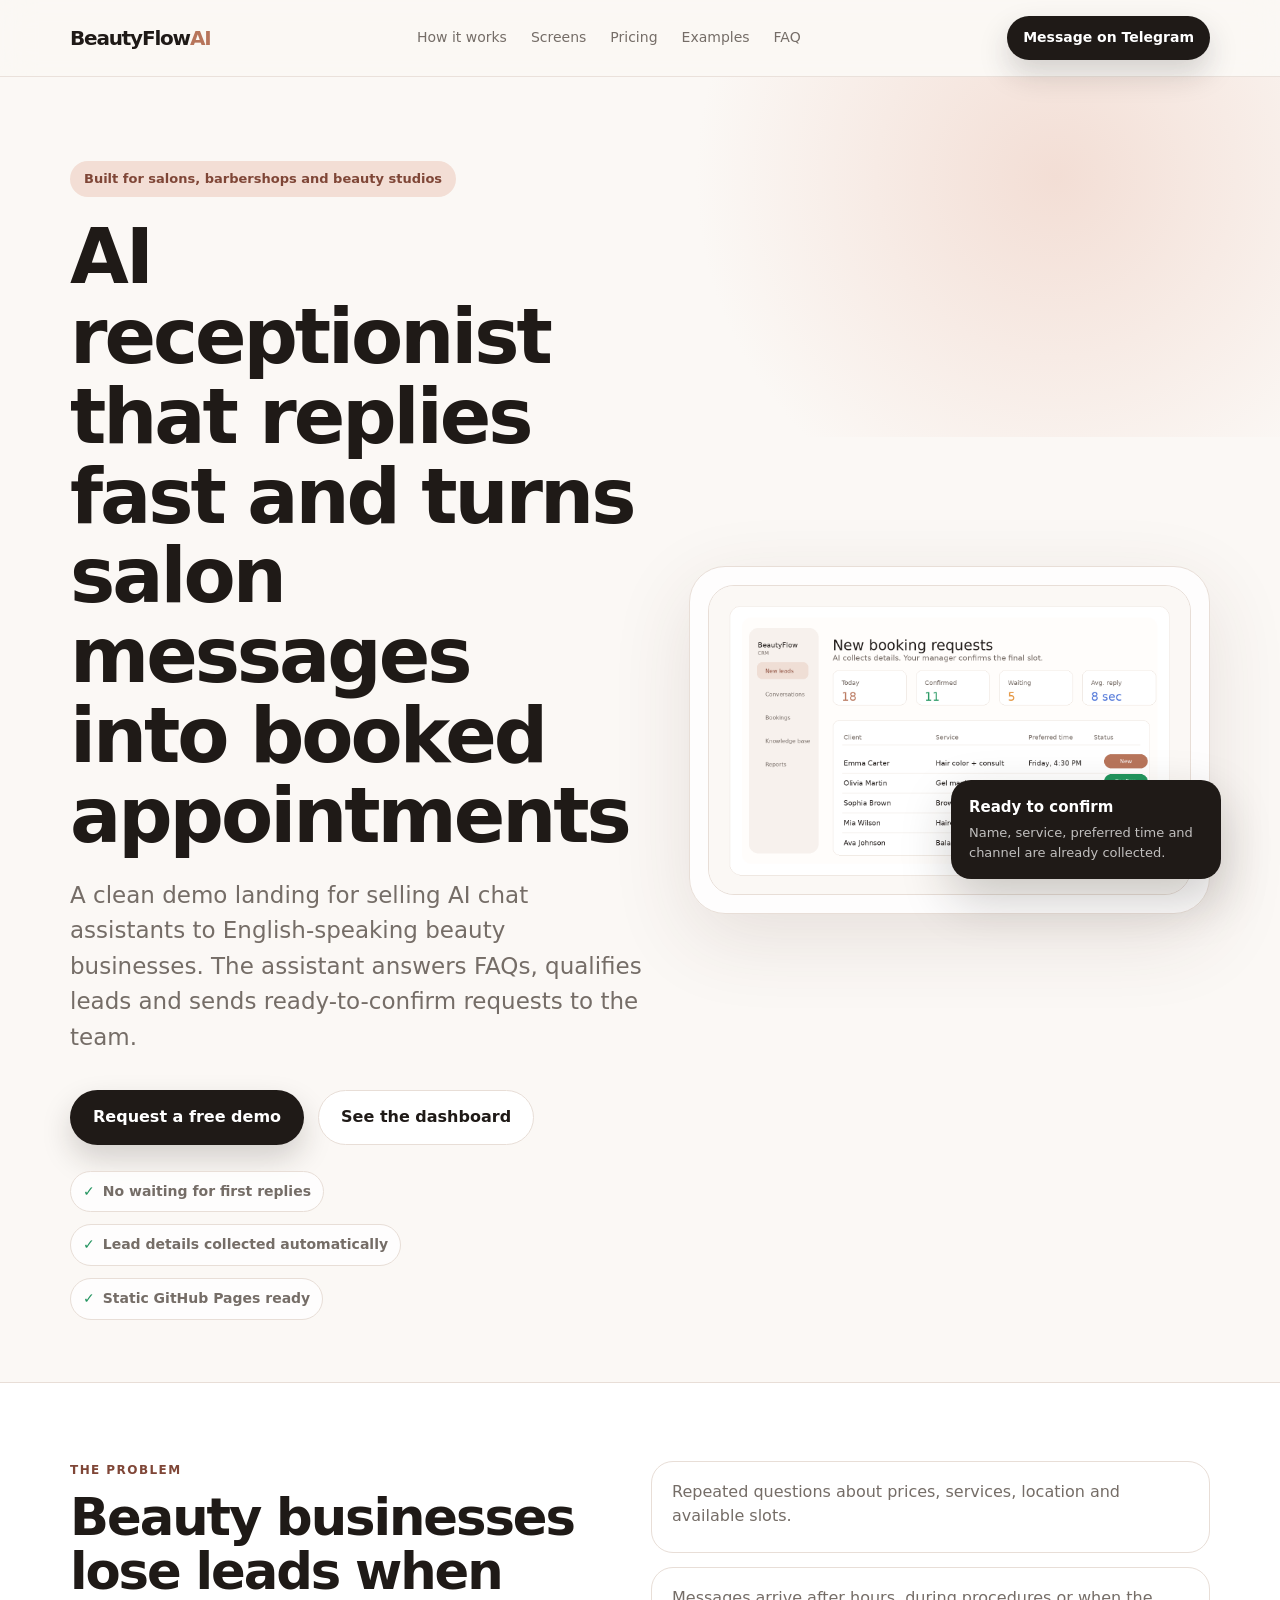
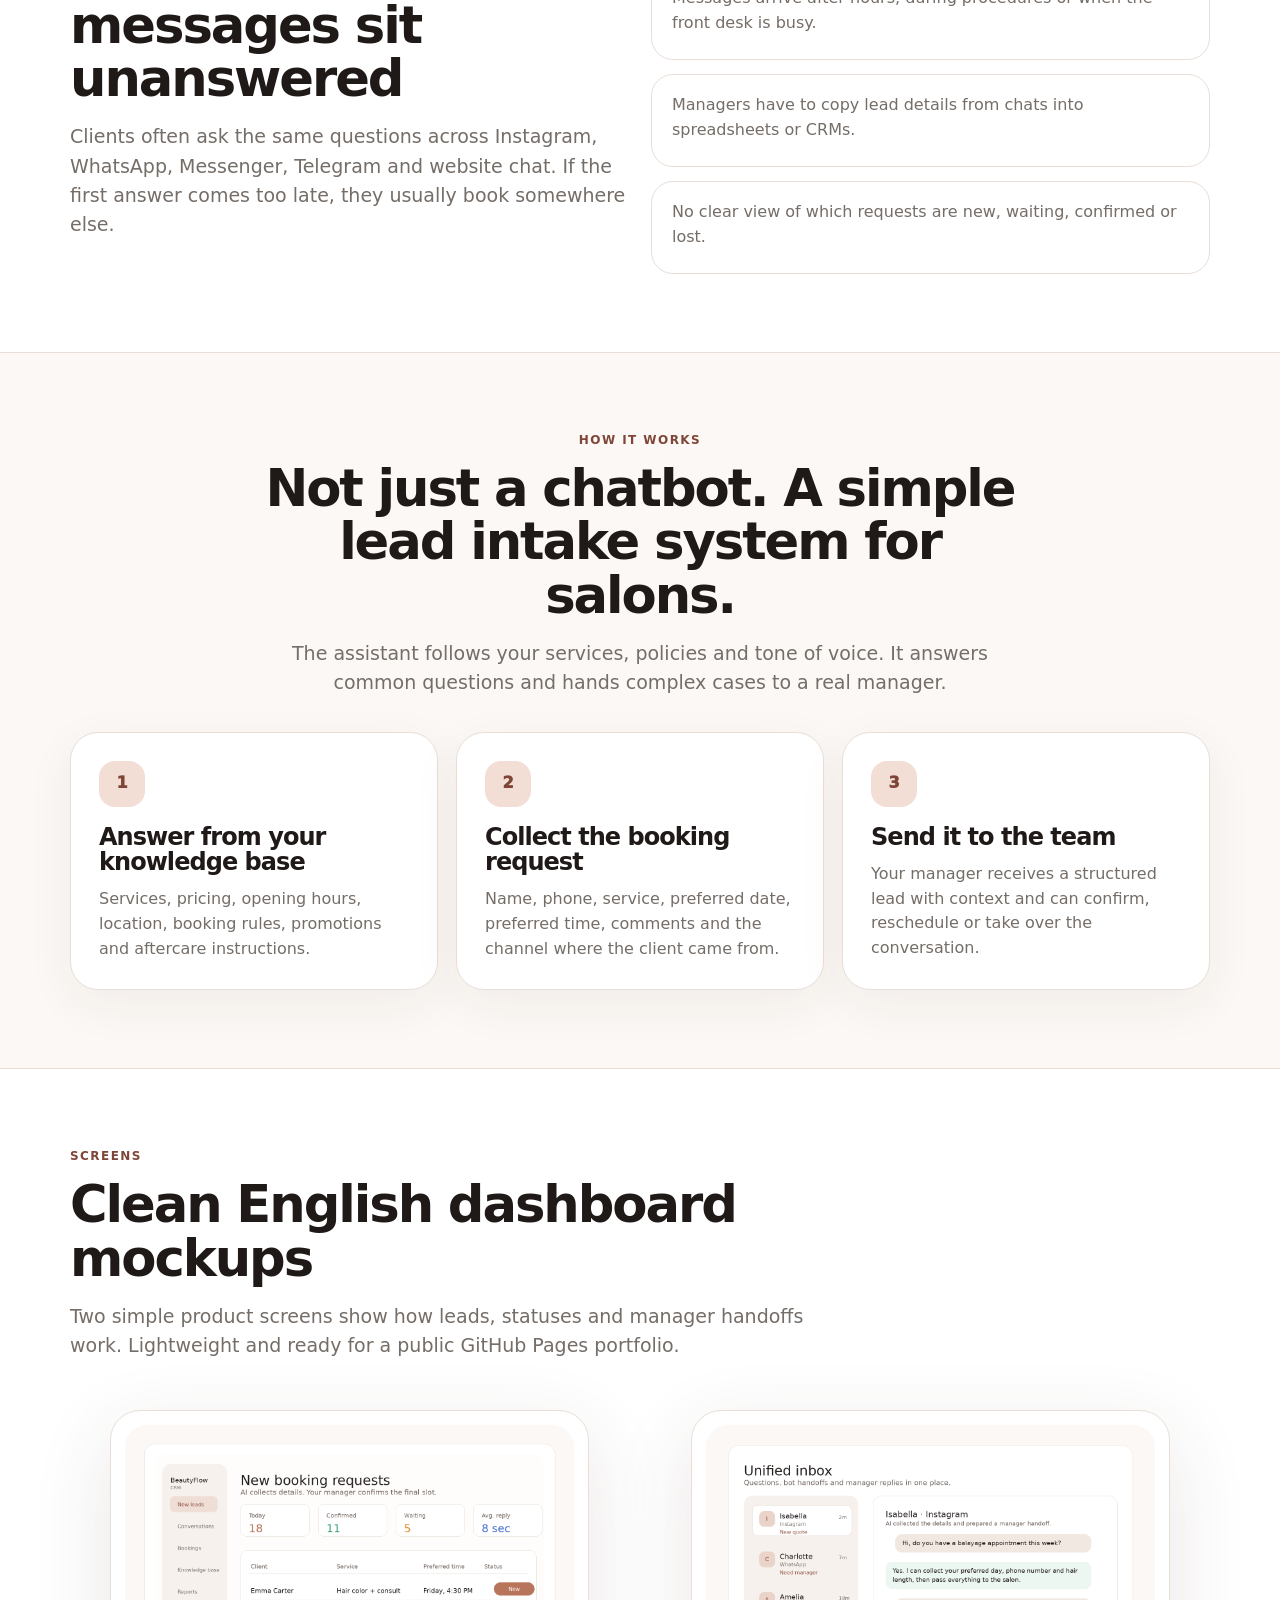
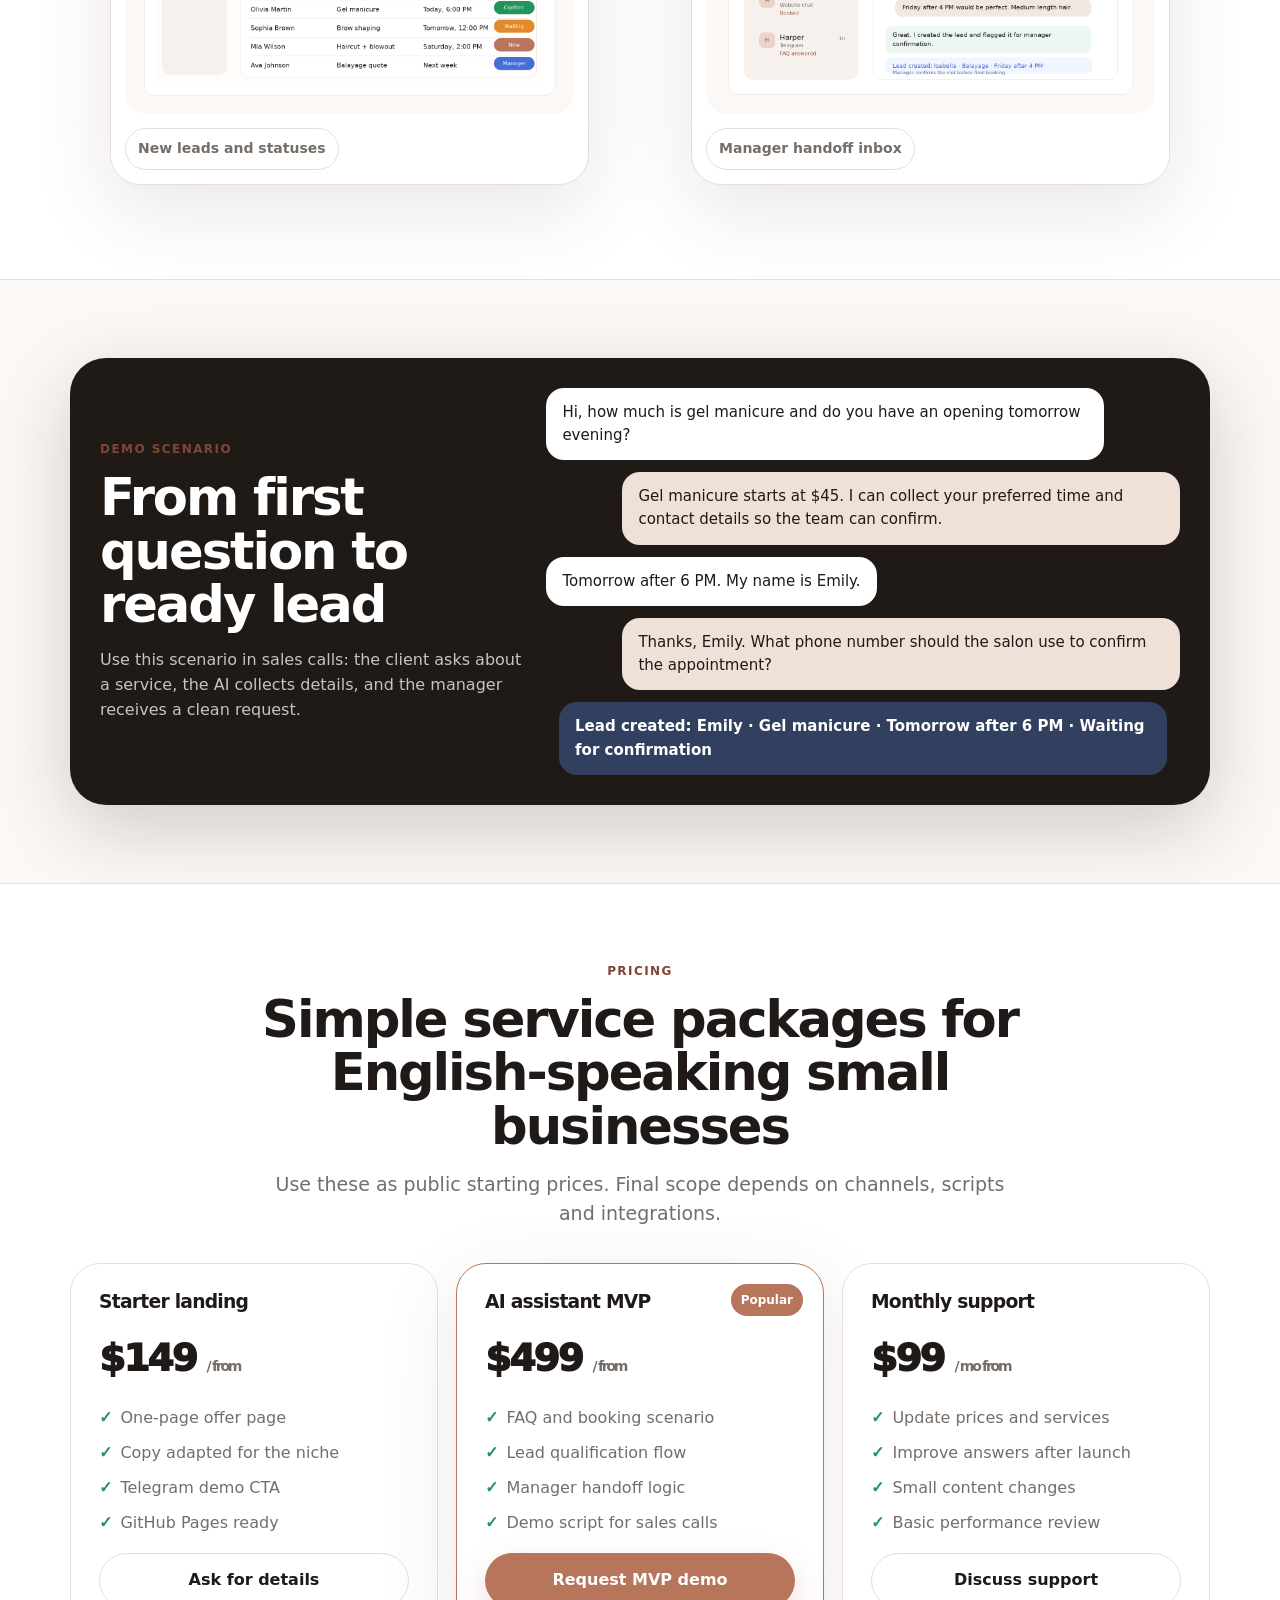
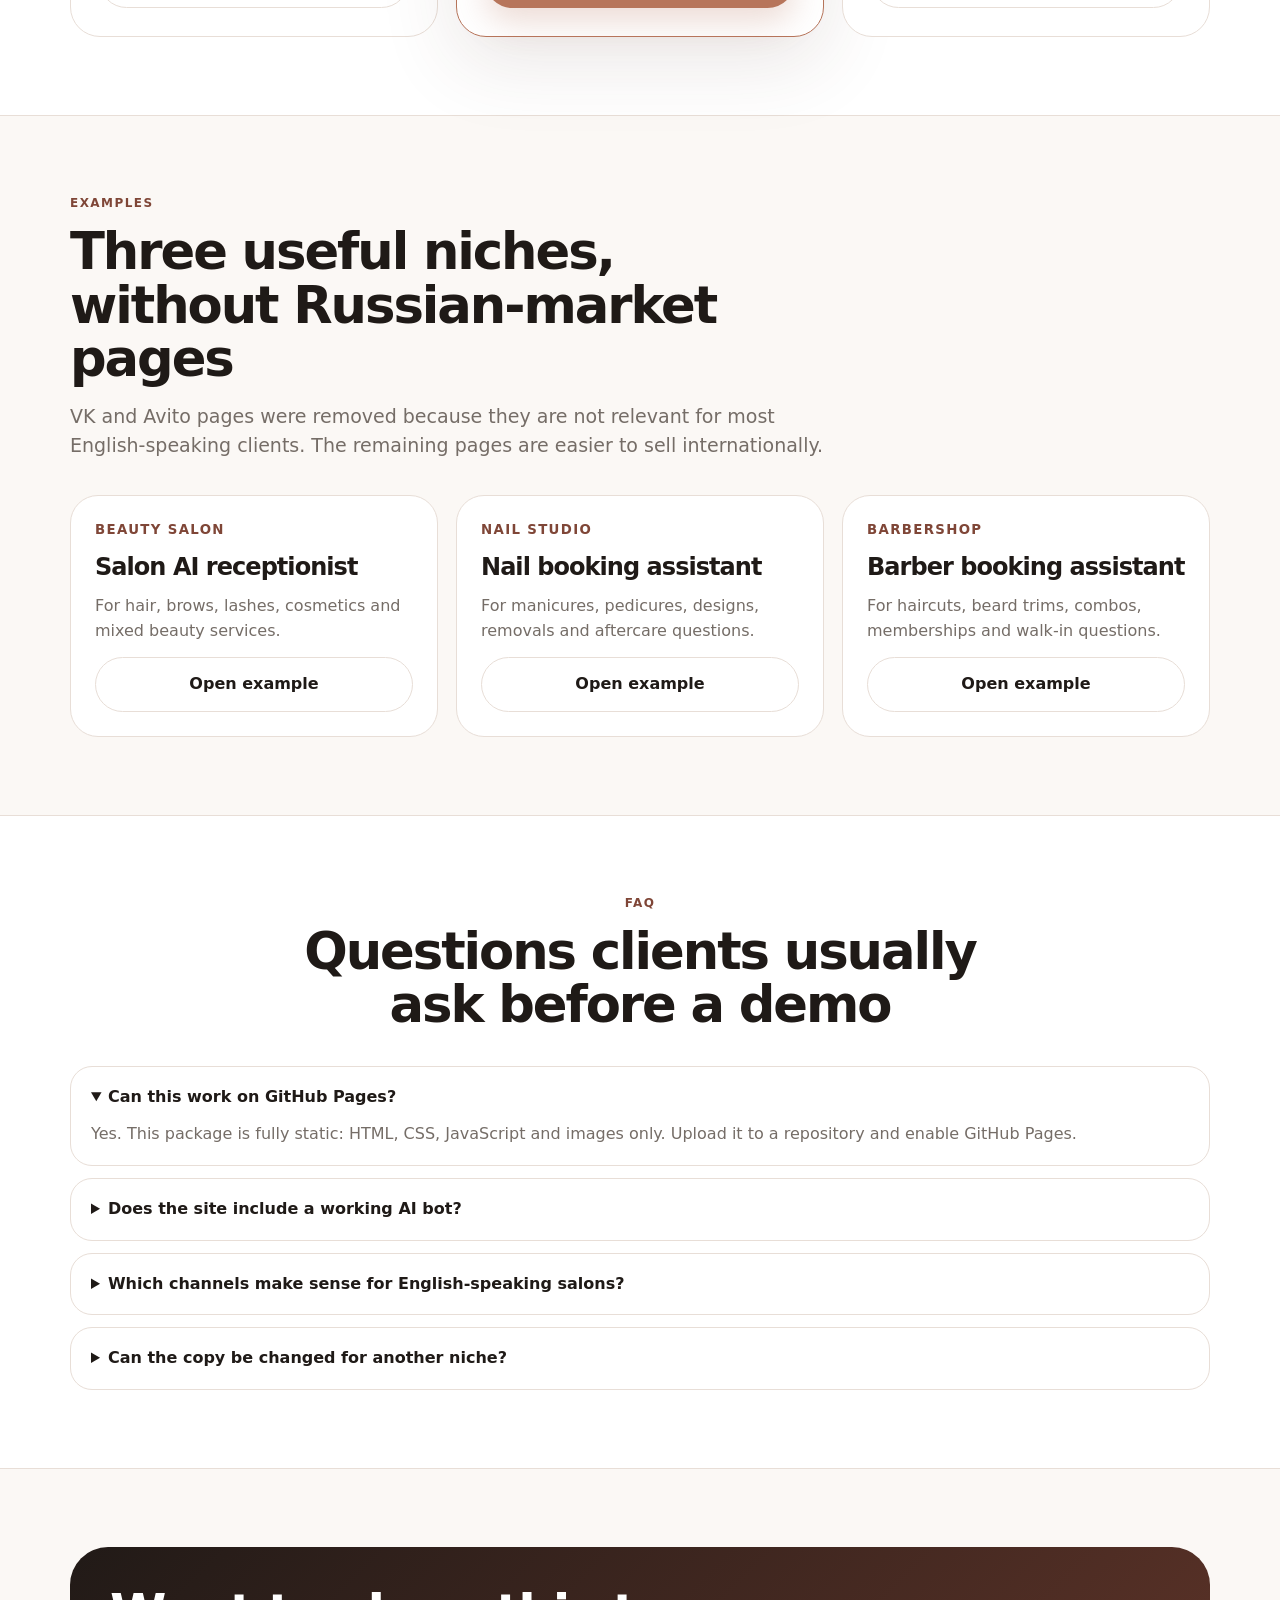
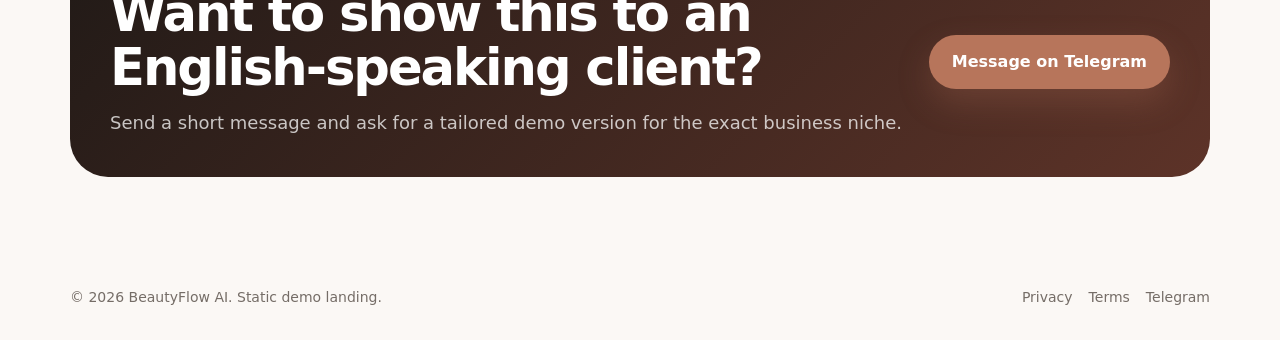
<file: index.html>
<!doctype html>
<html lang="en">
<head>
  <meta charset="utf-8" />
  <meta name="viewport" content="width=device-width, initial-scale=1" />
  <title>AI Receptionist for Beauty Salons | BeautyFlow AI</title>
  <meta name="description" content="English landing page for an AI receptionist that replies to salon clients, collects booking details and sends structured leads to the team." />
  <meta property="og:title" content="AI Receptionist for Beauty Salons | BeautyFlow AI" />
  <meta property="og:description" content="English landing page for an AI receptionist that replies to salon clients, collects booking details and sends structured leads to the team." />
  <meta property="og:type" content="website" />
  <meta property="og:image" content="assets/dashboard-leads.png?v=4" />
  <link rel="stylesheet" href="styles.css" />
</head>
<body>
<a class="skip-link" href="#main">Skip to content</a>
<header class="site-header">
  <div class="container header-inner">
    <a class="logo" href="index.html">BeautyFlow<span>AI</span></a>
    <nav class="main-nav" data-nav aria-label="Main navigation">
      <a href="index.html#how">How it works</a>
      <a href="index.html#screens">Screens</a>
      <a href="index.html#pricing">Pricing</a>
      <a href="index.html#niches">Examples</a>
      <a href="index.html#faq">FAQ</a>
    </nav>
    <a class="button button-small button-primary" href="https://t.me/r1mans" target="_blank" rel="noreferrer">Message on Telegram</a>
    <button class="mobile-menu" type="button" data-menu-button aria-expanded="false">Menu</button>
  </div>
</header>
<main id="main">
  <section class="hero">
    <div class="container hero-grid">
      <div>
        <div class="eyebrow">Built for salons, barbershops and beauty studios</div>
        <h1>AI receptionist that replies fast and turns salon messages into booked appointments</h1>
        <p class="lead">A clean demo landing for selling AI chat assistants to English-speaking beauty businesses. The assistant answers FAQs, qualifies leads and sends ready-to-confirm requests to the team.</p>
        <div class="hero-actions">
          <a class="button button-primary" href="https://t.me/r1mans" target="_blank" rel="noreferrer">Request a free demo</a>
          <a class="button button-secondary" href="#screens">See the dashboard</a>
        </div>
        <div class="trust-row" aria-label="Key benefits">
          <span class="pill"><span class="check">✓</span> No waiting for first replies</span>
          <span class="pill"><span class="check">✓</span> Lead details collected automatically</span>
          <span class="pill"><span class="check">✓</span> Static GitHub Pages ready</span>
        </div>
      </div>
      <div class="hero-card">
        <img src="assets/dashboard-leads.png?v=4" alt="English dashboard with salon booking requests" />
        <div class="floating-note"><strong>Ready to confirm</strong><span>Name, service, preferred time and channel are already collected.</span></div>
      </div>
    </div>
  </section>

  <section class="section section-alt" id="problem">
    <div class="container grid-2">
      <div class="section-head">
        <div class="section-kicker">The problem</div>
        <h2>Beauty businesses lose leads when messages sit unanswered</h2>
        <p>Clients often ask the same questions across Instagram, WhatsApp, Messenger, Telegram and website chat. If the first answer comes too late, they usually book somewhere else.</p>
      </div>
      <ul class="problem-list">
        <li>Repeated questions about prices, services, location and available slots.</li>
        <li>Messages arrive after hours, during procedures or when the front desk is busy.</li>
        <li>Managers have to copy lead details from chats into spreadsheets or CRMs.</li>
        <li>No clear view of which requests are new, waiting, confirmed or lost.</li>
      </ul>
    </div>
  </section>

  <section class="section" id="how">
    <div class="container">
      <div class="section-head center">
        <div class="section-kicker">How it works</div>
        <h2>Not just a chatbot. A simple lead intake system for salons.</h2>
        <p>The assistant follows your services, policies and tone of voice. It answers common questions and hands complex cases to a real manager.</p>
      </div>
      <div class="grid-3">
        <article class="card"><div class="icon">1</div><h3>Answer from your knowledge base</h3><p>Services, pricing, opening hours, location, booking rules, promotions and aftercare instructions.</p></article>
        <article class="card"><div class="icon">2</div><h3>Collect the booking request</h3><p>Name, phone, service, preferred date, preferred time, comments and the channel where the client came from.</p></article>
        <article class="card"><div class="icon">3</div><h3>Send it to the team</h3><p>Your manager receives a structured lead with context and can confirm, reschedule or take over the conversation.</p></article>
      </div>
    </div>
  </section>

  <section class="section section-alt" id="screens">
    <div class="container">
      <div class="section-head">
        <div class="section-kicker">Screens</div>
        <h2>Clean English dashboard mockups</h2>
        <p>Two simple product screens show how leads, statuses and manager handoffs work. Lightweight and ready for a public GitHub Pages portfolio.</p>
      </div>
      <div class="screens">
        <figure class="screen-card"><img src="assets/dashboard-leads.png?v=4" alt="Booking requests dashboard"><figcaption class="pill" style="margin-top:14px">New leads and statuses</figcaption></figure>
        <figure class="screen-card"><img src="assets/dashboard-inbox.png?v=4" alt="Unified inbox dashboard"><figcaption class="pill" style="margin-top:14px">Manager handoff inbox</figcaption></figure>
      </div>
    </div>
  </section>

  <section class="section">
    <div class="container demo-box">
      <div>
        <div class="section-kicker">Demo scenario</div>
        <h2>From first question to ready lead</h2>
        <p style="color:rgba(255,255,255,.74);margin-top:16px">Use this scenario in sales calls: the client asks about a service, the AI collects details, and the manager receives a clean request.</p>
      </div>
      <div class="chat" aria-label="Example conversation">
        <div class="bubble client">Hi, how much is gel manicure and do you have an opening tomorrow evening?</div>
        <div class="bubble bot">Gel manicure starts at $45. I can collect your preferred time and contact details so the team can confirm.</div>
        <div class="bubble client">Tomorrow after 6 PM. My name is Emily.</div>
        <div class="bubble bot">Thanks, Emily. What phone number should the salon use to confirm the appointment?</div>
        <div class="bubble system">Lead created: Emily · Gel manicure · Tomorrow after 6 PM · Waiting for confirmation</div>
      </div>
    </div>
  </section>

  <section class="section section-alt" id="pricing">
    <div class="container">
      <div class="section-head center"><div class="section-kicker">Pricing</div><h2>Simple service packages for English-speaking small businesses</h2><p>Use these as public starting prices. Final scope depends on channels, scripts and integrations.</p></div>
      <div class="pricing">
        <article class="price-card"><h3>Starter landing</h3><div class="price">$149 <small>/ from</small></div><ul class="feature-list"><li>One-page offer page</li><li>Copy adapted for the niche</li><li>Telegram demo CTA</li><li>GitHub Pages ready</li></ul><a class="button button-secondary" href="https://t.me/r1mans" target="_blank" rel="noreferrer">Ask for details</a></article>
        <article class="price-card featured"><span class="tag">Popular</span><h3>AI assistant MVP</h3><div class="price">$499 <small>/ from</small></div><ul class="feature-list"><li>FAQ and booking scenario</li><li>Lead qualification flow</li><li>Manager handoff logic</li><li>Demo script for sales calls</li></ul><a class="button button-accent" href="https://t.me/r1mans" target="_blank" rel="noreferrer">Request MVP demo</a></article>
        <article class="price-card"><h3>Monthly support</h3><div class="price">$99 <small>/ mo from</small></div><ul class="feature-list"><li>Update prices and services</li><li>Improve answers after launch</li><li>Small content changes</li><li>Basic performance review</li></ul><a class="button button-secondary" href="https://t.me/r1mans" target="_blank" rel="noreferrer">Discuss support</a></article>
      </div>
    </div>
  </section>

  <section class="section" id="niches">
    <div class="container">
      <div class="section-head"><div class="section-kicker">Examples</div><h2>Three useful niches, without Russian-market pages</h2><p>VK and Avito pages were removed because they are not relevant for most English-speaking clients. The remaining pages are easier to sell internationally.</p></div>
      <div class="niche-list">
        <a class="niche" href="beauty-salon-bot/"><small>Beauty salon</small><h3>Salon AI receptionist</h3><p>For hair, brows, lashes, cosmetics and mixed beauty services.</p><span class="button button-secondary">Open example</span></a>
        <a class="niche" href="manicure-bot/"><small>Nail studio</small><h3>Nail booking assistant</h3><p>For manicures, pedicures, designs, removals and aftercare questions.</p><span class="button button-secondary">Open example</span></a>
        <a class="niche" href="barbershop-bot/"><small>Barbershop</small><h3>Barber booking assistant</h3><p>For haircuts, beard trims, combos, memberships and walk-in questions.</p><span class="button button-secondary">Open example</span></a>
      </div>
    </div>
  </section>

  <section class="section section-alt" id="faq">
    <div class="container">
      <div class="section-head center"><div class="section-kicker">FAQ</div><h2>Questions clients usually ask before a demo</h2></div>
      <div class="faq">
        <details open><summary>Can this work on GitHub Pages?</summary><p>Yes. This package is fully static: HTML, CSS, JavaScript and images only. Upload it to a repository and enable GitHub Pages.</p></details>
        <details><summary>Does the site include a working AI bot?</summary><p>No. This is a public landing/demo site for selling or presenting the service. The actual bot backend should be connected separately.</p></details>
        <details><summary>Which channels make sense for English-speaking salons?</summary><p>Instagram, WhatsApp, Facebook Messenger, website chat and Telegram. Local channels can be added if a specific market needs them.</p></details>
        <details><summary>Can the copy be changed for another niche?</summary><p>Yes. The structure is ready for other appointment-based businesses such as spas, clinics, fitness studios or pet grooming.</p></details>
      </div>
    </div>
  </section>

  <section class="section" id="contact">
    <div class="container contact-card">
      <div><h2>Want to show this to an English-speaking client?</h2><p>Send a short message and ask for a tailored demo version for the exact business niche.</p></div>
      <a class="button button-accent" href="https://t.me/r1mans" target="_blank" rel="noreferrer">Message on Telegram</a>
    </div>
  </section>
</main>
<footer class="site-footer">
  <div class="container footer-inner">
    <div>© 2026 BeautyFlow AI. Static demo landing.</div>
    <nav class="footer-links" aria-label="Footer navigation">
      <a href="privacy.html">Privacy</a>
      <a href="terms.html">Terms</a>
      <a href="https://t.me/r1mans" target="_blank" rel="noreferrer">Telegram</a>
    </nav>
  </div>
</footer>
<button class="back-top" type="button" data-back-top aria-label="Back to top">↑</button>
<script src="script.js"></script>
</body>
</html>
</file>
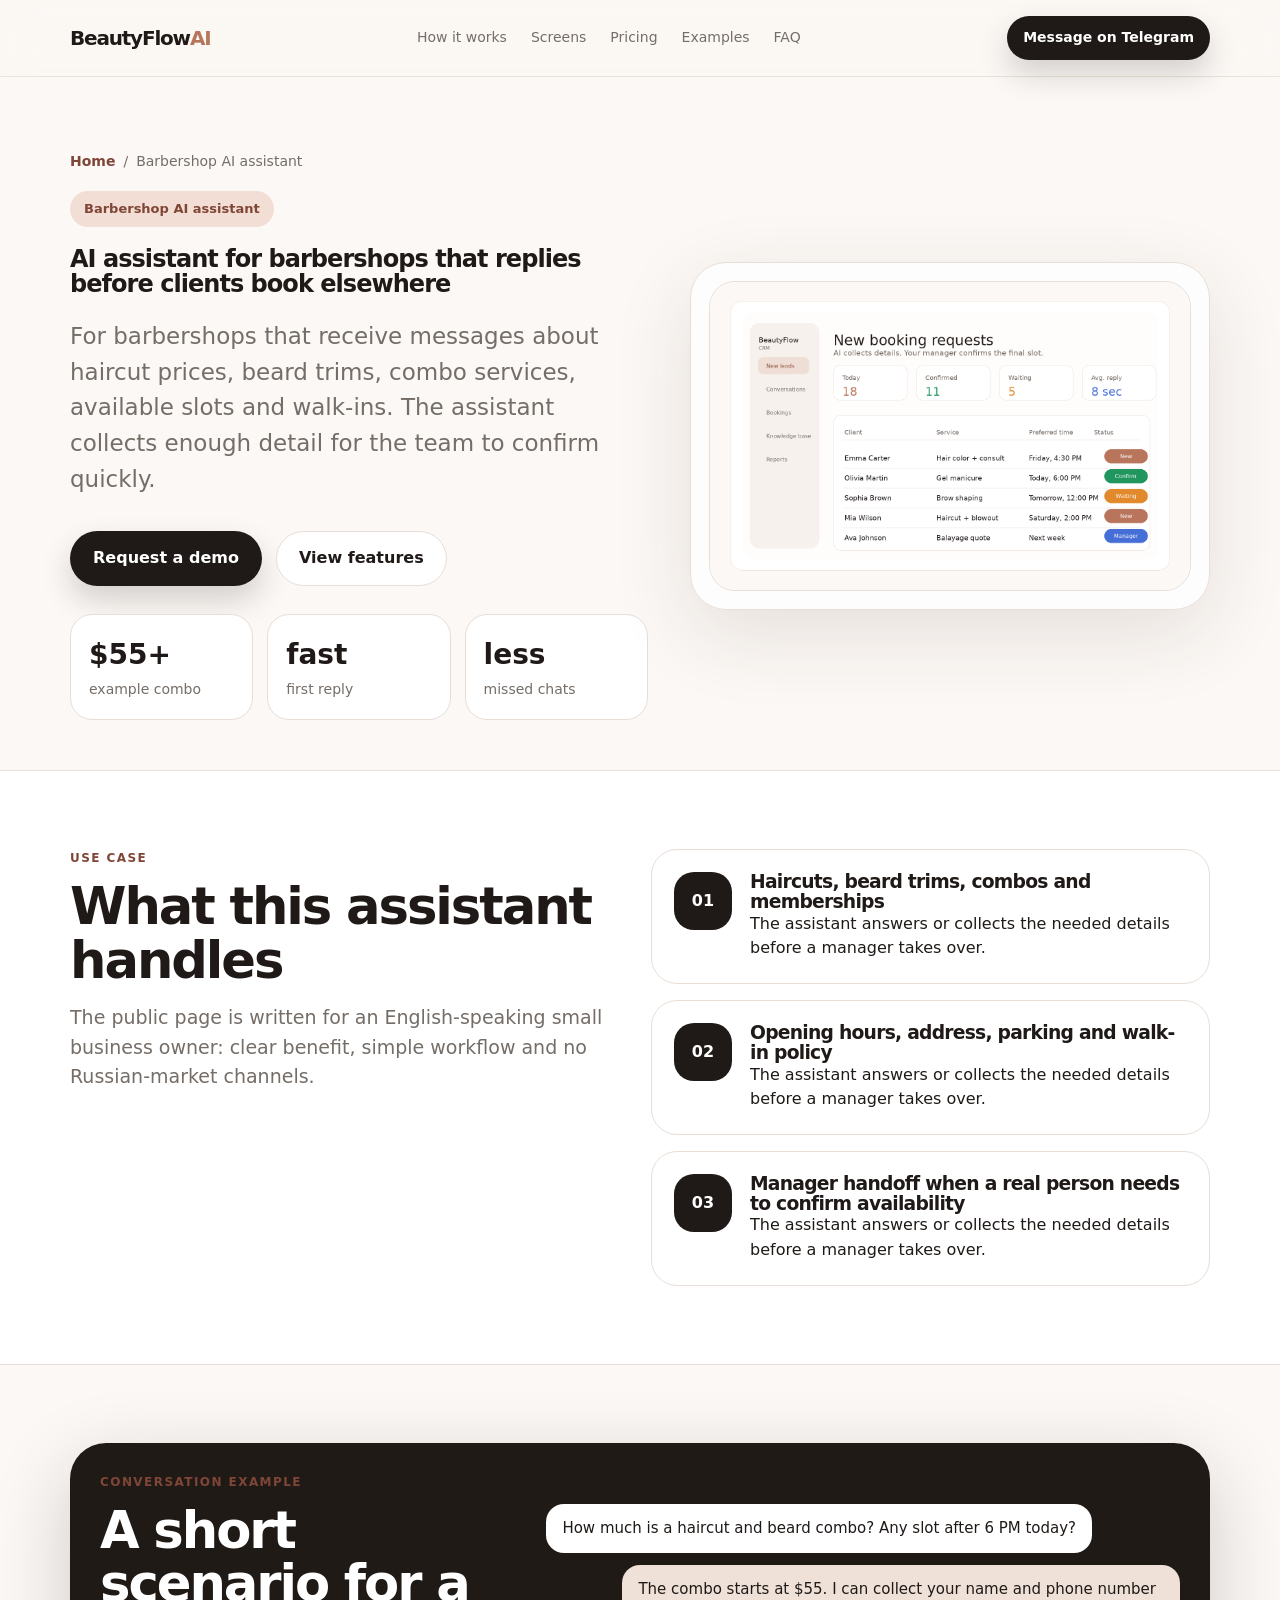
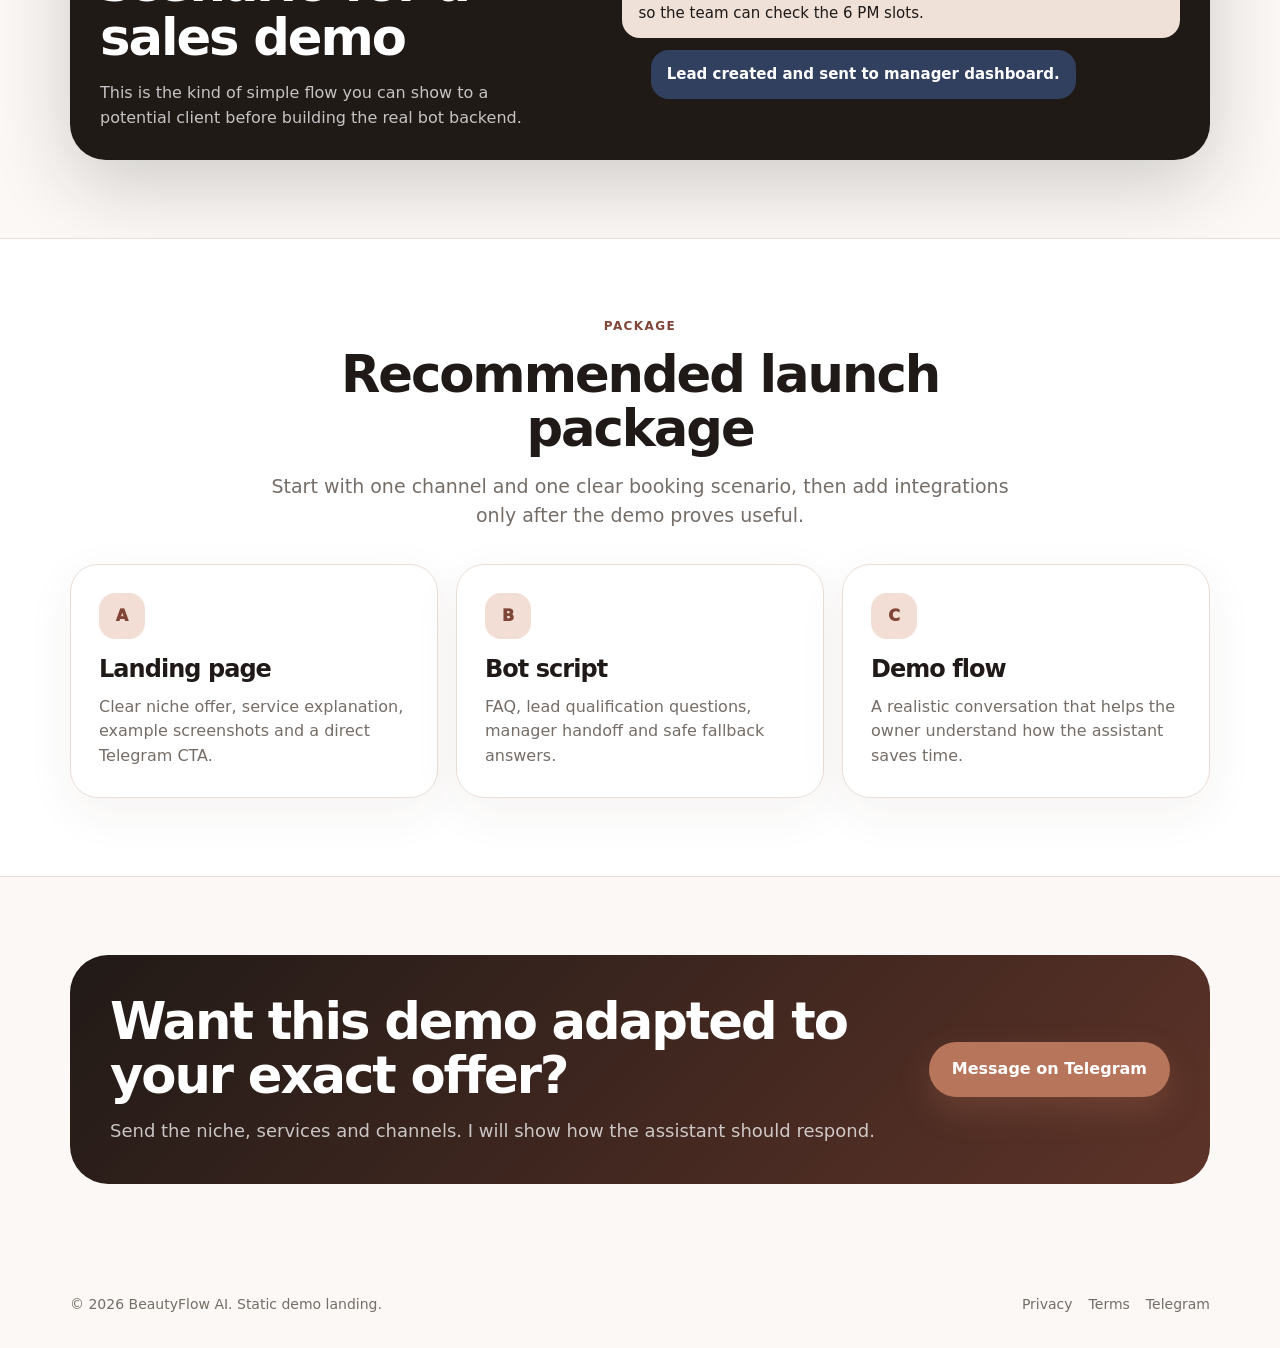
<file: barbershop-bot/index.html>
<!doctype html>
<html lang="en">
<head>
  <meta charset="utf-8" />
  <meta name="viewport" content="width=device-width, initial-scale=1" />
  <title>AI Booking Assistant for Barbershops | Haircut and Beard Leads</title>
  <meta name="description" content="AI booking assistant for barbershops that answers service questions, collects booking requests and helps managers confirm appointments." />
  <meta property="og:title" content="AI Booking Assistant for Barbershops | Haircut and Beard Leads" />
  <meta property="og:description" content="AI booking assistant for barbershops that answers service questions, collects booking requests and helps managers confirm appointments." />
  <meta property="og:type" content="website" />
  <meta property="og:image" content="../assets/dashboard-leads.png" />
  <link rel="stylesheet" href="../styles.css" />
</head>
<body>
<a class="skip-link" href="#main">Skip to content</a>
<header class="site-header">
  <div class="container header-inner">
    <a class="logo" href="../index.html">BeautyFlow<span>AI</span></a>
    <nav class="main-nav" data-nav aria-label="Main navigation">
      <a href="../index.html#how">How it works</a>
      <a href="../index.html#screens">Screens</a>
      <a href="../index.html#pricing">Pricing</a>
      <a href="../index.html#niches">Examples</a>
      <a href="../index.html#faq">FAQ</a>
    </nav>
    <a class="button button-small button-primary" href="https://t.me/r1mans" target="_blank" rel="noreferrer">Message on Telegram</a>
    <button class="mobile-menu" type="button" data-menu-button aria-expanded="false">Menu</button>
  </div>
</header>
<main id="main">
  <section class="subpage-hero">
    <div class="container subpage-grid">
      <div>
        <div class="breadcrumbs"><a href="../index.html">Home</a><span>/</span><span>Barbershop AI assistant</span></div>
        <div class="eyebrow">Barbershop AI assistant</div>
        <h1>AI assistant for barbershops that replies before clients book elsewhere</h1>
        <p class="lead">For barbershops that receive messages about haircut prices, beard trims, combo services, available slots and walk-ins. The assistant collects enough detail for the team to confirm quickly.</p>
        <div class="hero-actions">
          <a class="button button-primary" href="https://t.me/r1mans" target="_blank" rel="noreferrer">Request a demo</a>
          <a class="button button-secondary" href="#features">View features</a>
        </div>
        <div class="metric-row"><div class="metric"><strong>$55+</strong><span>example combo</span></div><div class="metric"><strong>fast</strong><span>first reply</span></div><div class="metric"><strong>less</strong><span>missed chats</span></div></div>
      </div>
      <div class="hero-card"><img src="../assets/dashboard-leads.png" alt="Booking dashboard for Barbershop AI assistant" /></div>
    </div>
  </section>
  <section class="section section-alt" id="features">
    <div class="container grid-2">
      <div class="section-head"><div class="section-kicker">Use case</div><h2>What this assistant handles</h2><p>The public page is written for an English-speaking small business owner: clear benefit, simple workflow and no Russian-market channels.</p></div>
      <div class="steps">
        <article class="step"><div><h3>Haircuts, beard trims, combos and memberships</h3><p>The assistant answers or collects the needed details before a manager takes over.</p></div></article><article class="step"><div><h3>Opening hours, address, parking and walk-in policy</h3><p>The assistant answers or collects the needed details before a manager takes over.</p></div></article><article class="step"><div><h3>Manager handoff when a real person needs to confirm availability</h3><p>The assistant answers or collects the needed details before a manager takes over.</p></div></article>
      </div>
    </div>
  </section>
  <section class="section">
    <div class="container demo-box">
      <div><div class="section-kicker">Conversation example</div><h2>A short scenario for a sales demo</h2><p style="color:rgba(255,255,255,.74);margin-top:16px">This is the kind of simple flow you can show to a potential client before building the real bot backend.</p></div>
      <div class="chat">
        <div class="bubble client">How much is a haircut and beard combo? Any slot after 6 PM today?</div>
        <div class="bubble bot">The combo starts at $55. I can collect your name and phone number so the team can check the 6 PM slots.</div>
        <div class="bubble system">Lead created and sent to manager dashboard.</div>
      </div>
    </div>
  </section>
  <section class="section section-alt">
    <div class="container">
      <div class="section-head center"><div class="section-kicker">Package</div><h2>Recommended launch package</h2><p>Start with one channel and one clear booking scenario, then add integrations only after the demo proves useful.</p></div>
      <div class="grid-3">
        <article class="card"><div class="icon">A</div><h3>Landing page</h3><p>Clear niche offer, service explanation, example screenshots and a direct Telegram CTA.</p></article>
        <article class="card"><div class="icon">B</div><h3>Bot script</h3><p>FAQ, lead qualification questions, manager handoff and safe fallback answers.</p></article>
        <article class="card"><div class="icon">C</div><h3>Demo flow</h3><p>A realistic conversation that helps the owner understand how the assistant saves time.</p></article>
      </div>
    </div>
  </section>
  <section class="section" id="contact">
    <div class="container contact-card"><div><h2>Want this demo adapted to your exact offer?</h2><p>Send the niche, services and channels. I will show how the assistant should respond.</p></div><a class="button button-accent" href="https://t.me/r1mans" target="_blank" rel="noreferrer">Message on Telegram</a></div>
  </section>
</main>
<footer class="site-footer">
  <div class="container footer-inner">
    <div>© 2026 BeautyFlow AI. Static demo landing.</div>
    <nav class="footer-links" aria-label="Footer navigation">
      <a href="../privacy.html">Privacy</a>
      <a href="../terms.html">Terms</a>
      <a href="https://t.me/r1mans" target="_blank" rel="noreferrer">Telegram</a>
    </nav>
  </div>
</footer>
<button class="back-top" type="button" data-back-top aria-label="Back to top">↑</button>
<script src="../script.js"></script>
</body>
</html>
</file>
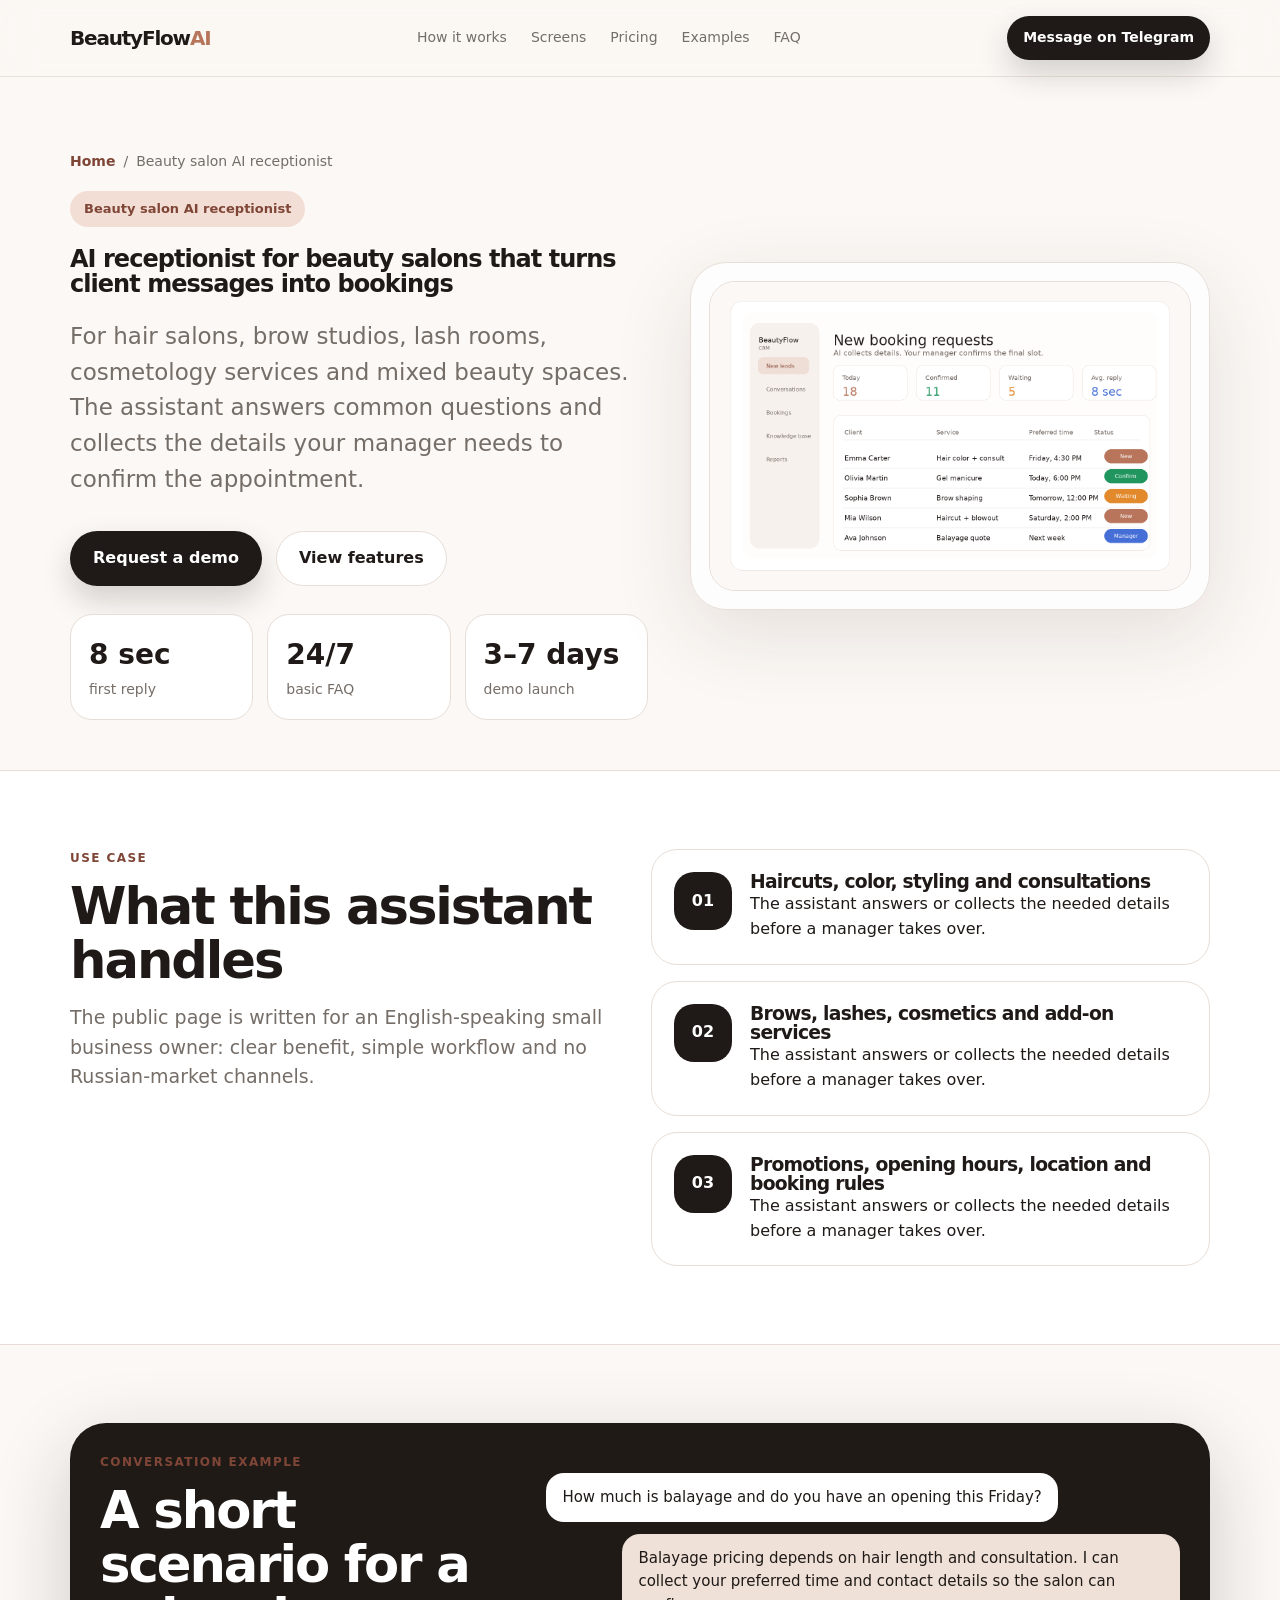
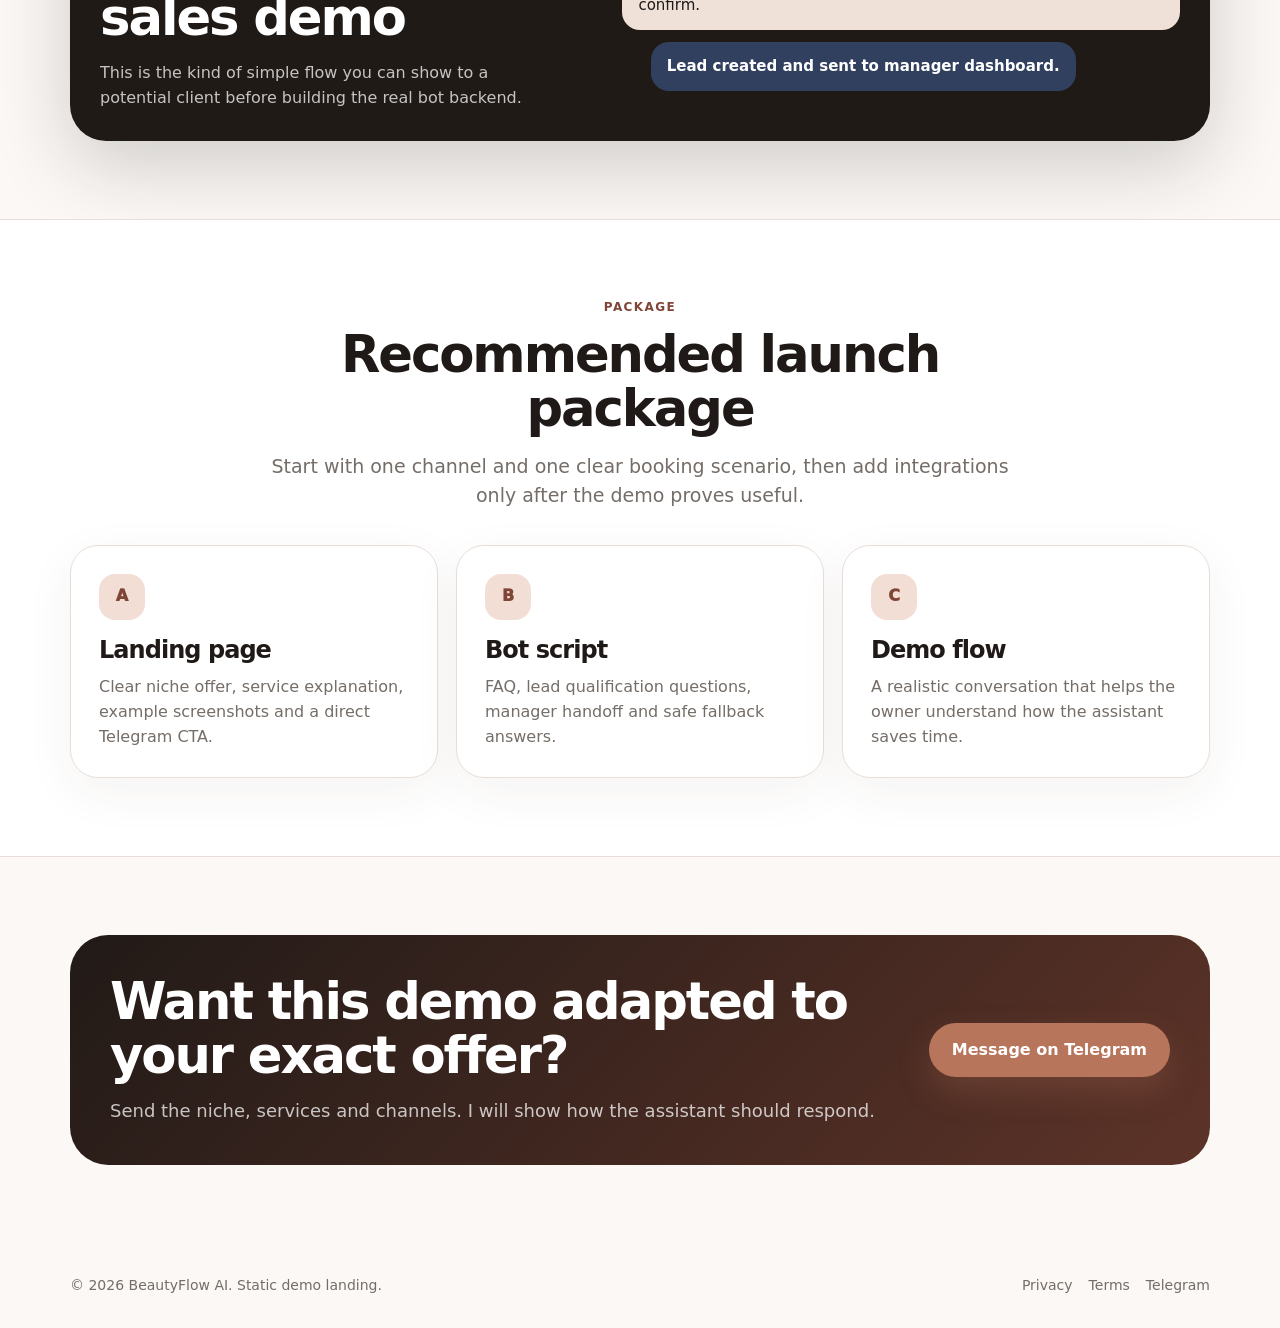
<file: beauty-salon-bot/index.html>
<!doctype html>
<html lang="en">
<head>
  <meta charset="utf-8" />
  <meta name="viewport" content="width=device-width, initial-scale=1" />
  <title>AI Receptionist for Beauty Salons | Client Messages to Bookings</title>
  <meta name="description" content="AI receptionist for beauty salons that answers client questions, collects booking requests and helps the team confirm appointments faster." />
  <meta property="og:title" content="AI Receptionist for Beauty Salons | Client Messages to Bookings" />
  <meta property="og:description" content="AI receptionist for beauty salons that answers client questions, collects booking requests and helps the team confirm appointments faster." />
  <meta property="og:type" content="website" />
  <meta property="og:image" content="../assets/dashboard-leads.png" />
  <link rel="stylesheet" href="../styles.css" />
</head>
<body>
<a class="skip-link" href="#main">Skip to content</a>
<header class="site-header">
  <div class="container header-inner">
    <a class="logo" href="../index.html">BeautyFlow<span>AI</span></a>
    <nav class="main-nav" data-nav aria-label="Main navigation">
      <a href="../index.html#how">How it works</a>
      <a href="../index.html#screens">Screens</a>
      <a href="../index.html#pricing">Pricing</a>
      <a href="../index.html#niches">Examples</a>
      <a href="../index.html#faq">FAQ</a>
    </nav>
    <a class="button button-small button-primary" href="https://t.me/r1mans" target="_blank" rel="noreferrer">Message on Telegram</a>
    <button class="mobile-menu" type="button" data-menu-button aria-expanded="false">Menu</button>
  </div>
</header>
<main id="main">
  <section class="subpage-hero">
    <div class="container subpage-grid">
      <div>
        <div class="breadcrumbs"><a href="../index.html">Home</a><span>/</span><span>Beauty salon AI receptionist</span></div>
        <div class="eyebrow">Beauty salon AI receptionist</div>
        <h1>AI receptionist for beauty salons that turns client messages into bookings</h1>
        <p class="lead">For hair salons, brow studios, lash rooms, cosmetology services and mixed beauty spaces. The assistant answers common questions and collects the details your manager needs to confirm the appointment.</p>
        <div class="hero-actions">
          <a class="button button-primary" href="https://t.me/r1mans" target="_blank" rel="noreferrer">Request a demo</a>
          <a class="button button-secondary" href="#features">View features</a>
        </div>
        <div class="metric-row"><div class="metric"><strong>8 sec</strong><span>first reply</span></div><div class="metric"><strong>24/7</strong><span>basic FAQ</span></div><div class="metric"><strong>3–7 days</strong><span>demo launch</span></div></div>
      </div>
      <div class="hero-card"><img src="../assets/dashboard-leads.png" alt="Booking dashboard for Beauty salon AI receptionist" /></div>
    </div>
  </section>
  <section class="section section-alt" id="features">
    <div class="container grid-2">
      <div class="section-head"><div class="section-kicker">Use case</div><h2>What this assistant handles</h2><p>The public page is written for an English-speaking small business owner: clear benefit, simple workflow and no Russian-market channels.</p></div>
      <div class="steps">
        <article class="step"><div><h3>Haircuts, color, styling and consultations</h3><p>The assistant answers or collects the needed details before a manager takes over.</p></div></article><article class="step"><div><h3>Brows, lashes, cosmetics and add-on services</h3><p>The assistant answers or collects the needed details before a manager takes over.</p></div></article><article class="step"><div><h3>Promotions, opening hours, location and booking rules</h3><p>The assistant answers or collects the needed details before a manager takes over.</p></div></article>
      </div>
    </div>
  </section>
  <section class="section">
    <div class="container demo-box">
      <div><div class="section-kicker">Conversation example</div><h2>A short scenario for a sales demo</h2><p style="color:rgba(255,255,255,.74);margin-top:16px">This is the kind of simple flow you can show to a potential client before building the real bot backend.</p></div>
      <div class="chat">
        <div class="bubble client">How much is balayage and do you have an opening this Friday?</div>
        <div class="bubble bot">Balayage pricing depends on hair length and consultation. I can collect your preferred time and contact details so the salon can confirm.</div>
        <div class="bubble system">Lead created and sent to manager dashboard.</div>
      </div>
    </div>
  </section>
  <section class="section section-alt">
    <div class="container">
      <div class="section-head center"><div class="section-kicker">Package</div><h2>Recommended launch package</h2><p>Start with one channel and one clear booking scenario, then add integrations only after the demo proves useful.</p></div>
      <div class="grid-3">
        <article class="card"><div class="icon">A</div><h3>Landing page</h3><p>Clear niche offer, service explanation, example screenshots and a direct Telegram CTA.</p></article>
        <article class="card"><div class="icon">B</div><h3>Bot script</h3><p>FAQ, lead qualification questions, manager handoff and safe fallback answers.</p></article>
        <article class="card"><div class="icon">C</div><h3>Demo flow</h3><p>A realistic conversation that helps the owner understand how the assistant saves time.</p></article>
      </div>
    </div>
  </section>
  <section class="section" id="contact">
    <div class="container contact-card"><div><h2>Want this demo adapted to your exact offer?</h2><p>Send the niche, services and channels. I will show how the assistant should respond.</p></div><a class="button button-accent" href="https://t.me/r1mans" target="_blank" rel="noreferrer">Message on Telegram</a></div>
  </section>
</main>
<footer class="site-footer">
  <div class="container footer-inner">
    <div>© 2026 BeautyFlow AI. Static demo landing.</div>
    <nav class="footer-links" aria-label="Footer navigation">
      <a href="../privacy.html">Privacy</a>
      <a href="../terms.html">Terms</a>
      <a href="https://t.me/r1mans" target="_blank" rel="noreferrer">Telegram</a>
    </nav>
  </div>
</footer>
<button class="back-top" type="button" data-back-top aria-label="Back to top">↑</button>
<script src="../script.js"></script>
</body>
</html>
</file>
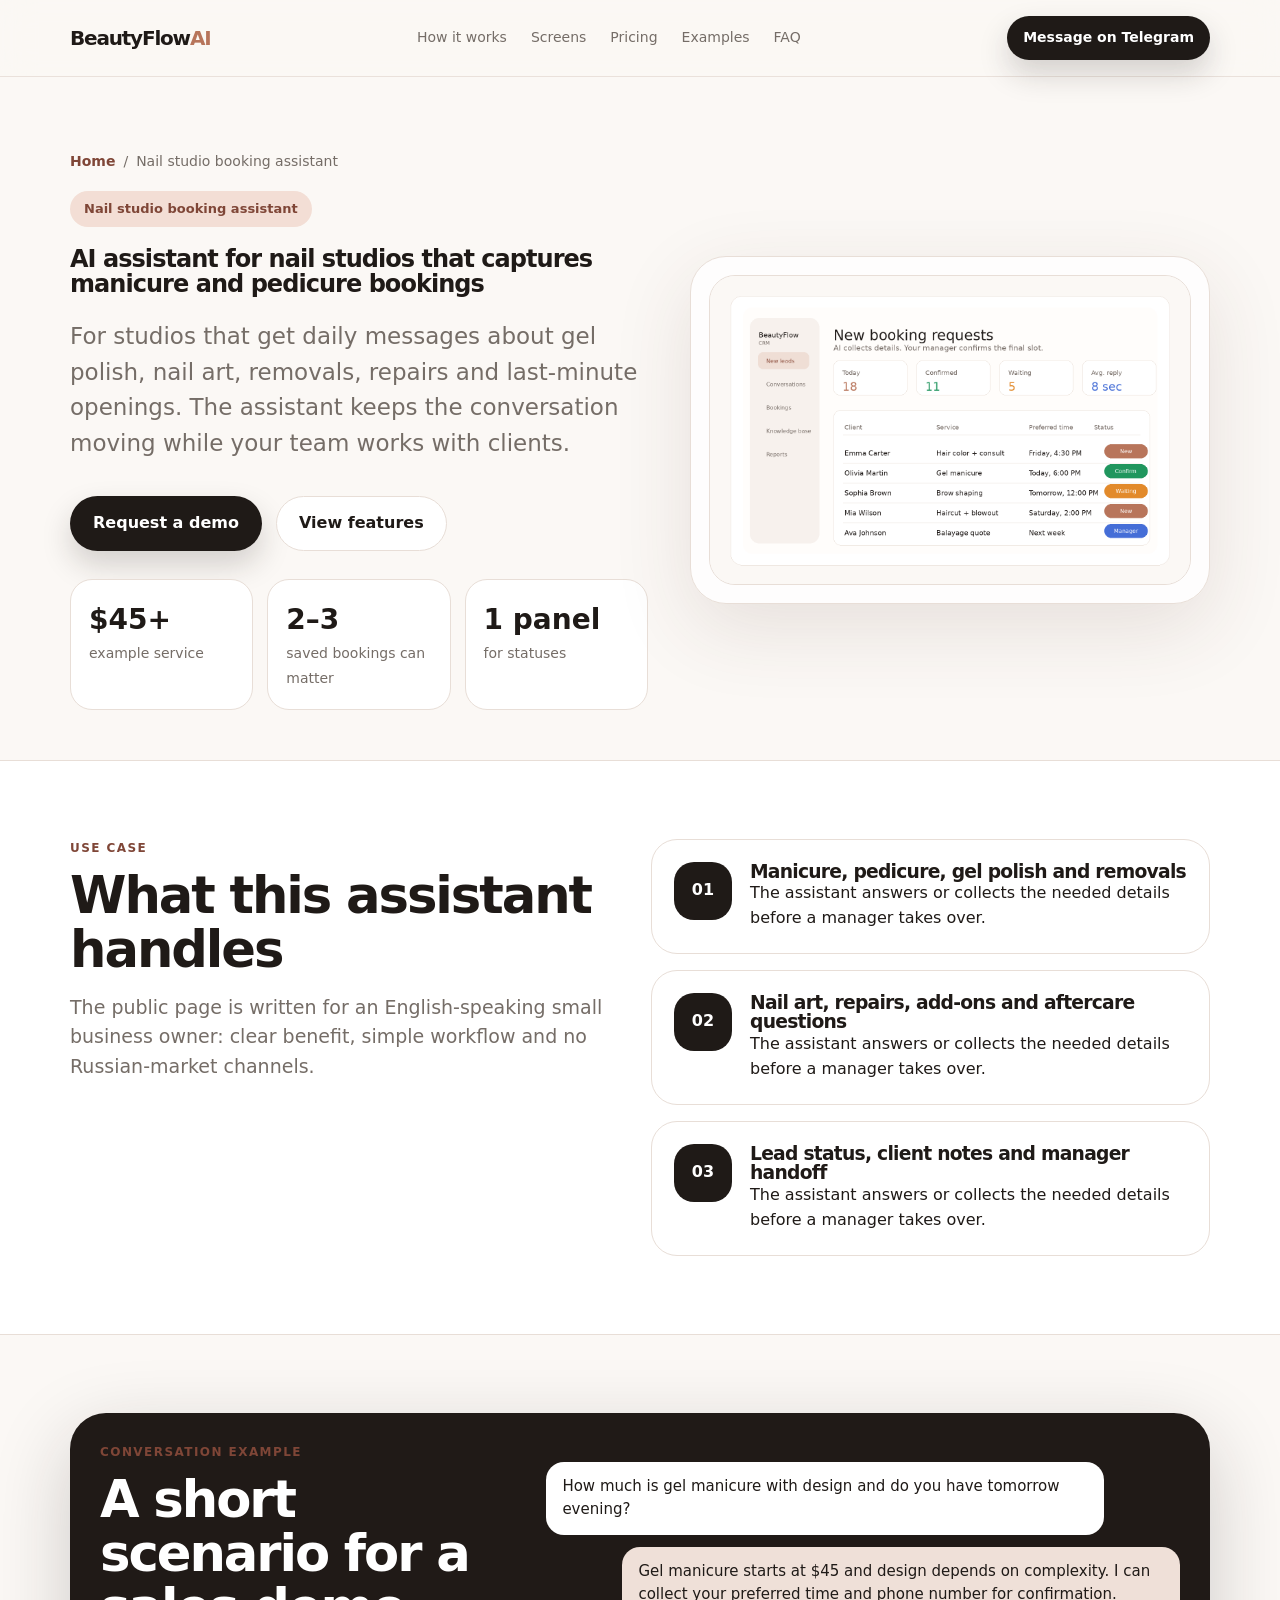
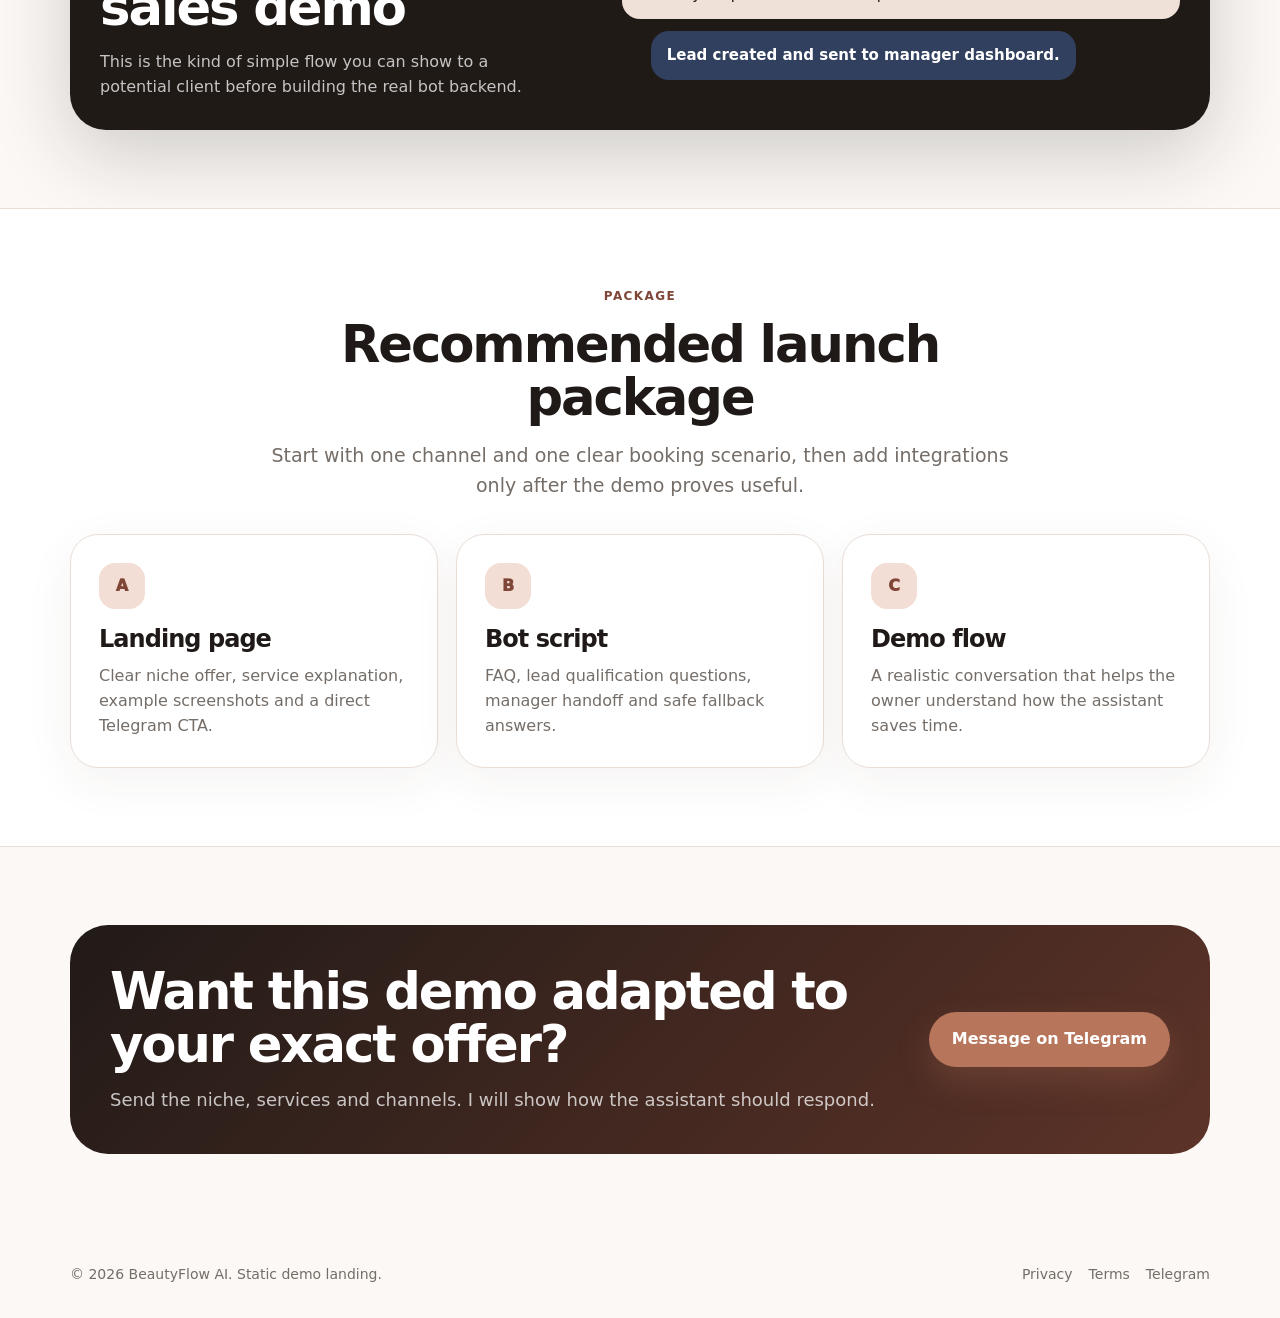
<file: manicure-bot/index.html>
<!doctype html>
<html lang="en">
<head>
  <meta charset="utf-8" />
  <meta name="viewport" content="width=device-width, initial-scale=1" />
  <title>AI Booking Assistant for Nail Studios | Manicure Leads</title>
  <meta name="description" content="AI booking assistant for nail studios that answers price questions, collects booking details and sends requests to the team." />
  <meta property="og:title" content="AI Booking Assistant for Nail Studios | Manicure Leads" />
  <meta property="og:description" content="AI booking assistant for nail studios that answers price questions, collects booking details and sends requests to the team." />
  <meta property="og:type" content="website" />
  <meta property="og:image" content="../assets/dashboard-leads.png" />
  <link rel="stylesheet" href="../styles.css" />
</head>
<body>
<a class="skip-link" href="#main">Skip to content</a>
<header class="site-header">
  <div class="container header-inner">
    <a class="logo" href="../index.html">BeautyFlow<span>AI</span></a>
    <nav class="main-nav" data-nav aria-label="Main navigation">
      <a href="../index.html#how">How it works</a>
      <a href="../index.html#screens">Screens</a>
      <a href="../index.html#pricing">Pricing</a>
      <a href="../index.html#niches">Examples</a>
      <a href="../index.html#faq">FAQ</a>
    </nav>
    <a class="button button-small button-primary" href="https://t.me/r1mans" target="_blank" rel="noreferrer">Message on Telegram</a>
    <button class="mobile-menu" type="button" data-menu-button aria-expanded="false">Menu</button>
  </div>
</header>
<main id="main">
  <section class="subpage-hero">
    <div class="container subpage-grid">
      <div>
        <div class="breadcrumbs"><a href="../index.html">Home</a><span>/</span><span>Nail studio booking assistant</span></div>
        <div class="eyebrow">Nail studio booking assistant</div>
        <h1>AI assistant for nail studios that captures manicure and pedicure bookings</h1>
        <p class="lead">For studios that get daily messages about gel polish, nail art, removals, repairs and last-minute openings. The assistant keeps the conversation moving while your team works with clients.</p>
        <div class="hero-actions">
          <a class="button button-primary" href="https://t.me/r1mans" target="_blank" rel="noreferrer">Request a demo</a>
          <a class="button button-secondary" href="#features">View features</a>
        </div>
        <div class="metric-row"><div class="metric"><strong>$45+</strong><span>example service</span></div><div class="metric"><strong>2–3</strong><span>saved bookings can matter</span></div><div class="metric"><strong>1 panel</strong><span>for statuses</span></div></div>
      </div>
      <div class="hero-card"><img src="../assets/dashboard-leads.png" alt="Booking dashboard for Nail studio booking assistant" /></div>
    </div>
  </section>
  <section class="section section-alt" id="features">
    <div class="container grid-2">
      <div class="section-head"><div class="section-kicker">Use case</div><h2>What this assistant handles</h2><p>The public page is written for an English-speaking small business owner: clear benefit, simple workflow and no Russian-market channels.</p></div>
      <div class="steps">
        <article class="step"><div><h3>Manicure, pedicure, gel polish and removals</h3><p>The assistant answers or collects the needed details before a manager takes over.</p></div></article><article class="step"><div><h3>Nail art, repairs, add-ons and aftercare questions</h3><p>The assistant answers or collects the needed details before a manager takes over.</p></div></article><article class="step"><div><h3>Lead status, client notes and manager handoff</h3><p>The assistant answers or collects the needed details before a manager takes over.</p></div></article>
      </div>
    </div>
  </section>
  <section class="section">
    <div class="container demo-box">
      <div><div class="section-kicker">Conversation example</div><h2>A short scenario for a sales demo</h2><p style="color:rgba(255,255,255,.74);margin-top:16px">This is the kind of simple flow you can show to a potential client before building the real bot backend.</p></div>
      <div class="chat">
        <div class="bubble client">How much is gel manicure with design and do you have tomorrow evening?</div>
        <div class="bubble bot">Gel manicure starts at $45 and design depends on complexity. I can collect your preferred time and phone number for confirmation.</div>
        <div class="bubble system">Lead created and sent to manager dashboard.</div>
      </div>
    </div>
  </section>
  <section class="section section-alt">
    <div class="container">
      <div class="section-head center"><div class="section-kicker">Package</div><h2>Recommended launch package</h2><p>Start with one channel and one clear booking scenario, then add integrations only after the demo proves useful.</p></div>
      <div class="grid-3">
        <article class="card"><div class="icon">A</div><h3>Landing page</h3><p>Clear niche offer, service explanation, example screenshots and a direct Telegram CTA.</p></article>
        <article class="card"><div class="icon">B</div><h3>Bot script</h3><p>FAQ, lead qualification questions, manager handoff and safe fallback answers.</p></article>
        <article class="card"><div class="icon">C</div><h3>Demo flow</h3><p>A realistic conversation that helps the owner understand how the assistant saves time.</p></article>
      </div>
    </div>
  </section>
  <section class="section" id="contact">
    <div class="container contact-card"><div><h2>Want this demo adapted to your exact offer?</h2><p>Send the niche, services and channels. I will show how the assistant should respond.</p></div><a class="button button-accent" href="https://t.me/r1mans" target="_blank" rel="noreferrer">Message on Telegram</a></div>
  </section>
</main>
<footer class="site-footer">
  <div class="container footer-inner">
    <div>© 2026 BeautyFlow AI. Static demo landing.</div>
    <nav class="footer-links" aria-label="Footer navigation">
      <a href="../privacy.html">Privacy</a>
      <a href="../terms.html">Terms</a>
      <a href="https://t.me/r1mans" target="_blank" rel="noreferrer">Telegram</a>
    </nav>
  </div>
</footer>
<button class="back-top" type="button" data-back-top aria-label="Back to top">↑</button>
<script src="../script.js"></script>
</body>
</html>
</file>
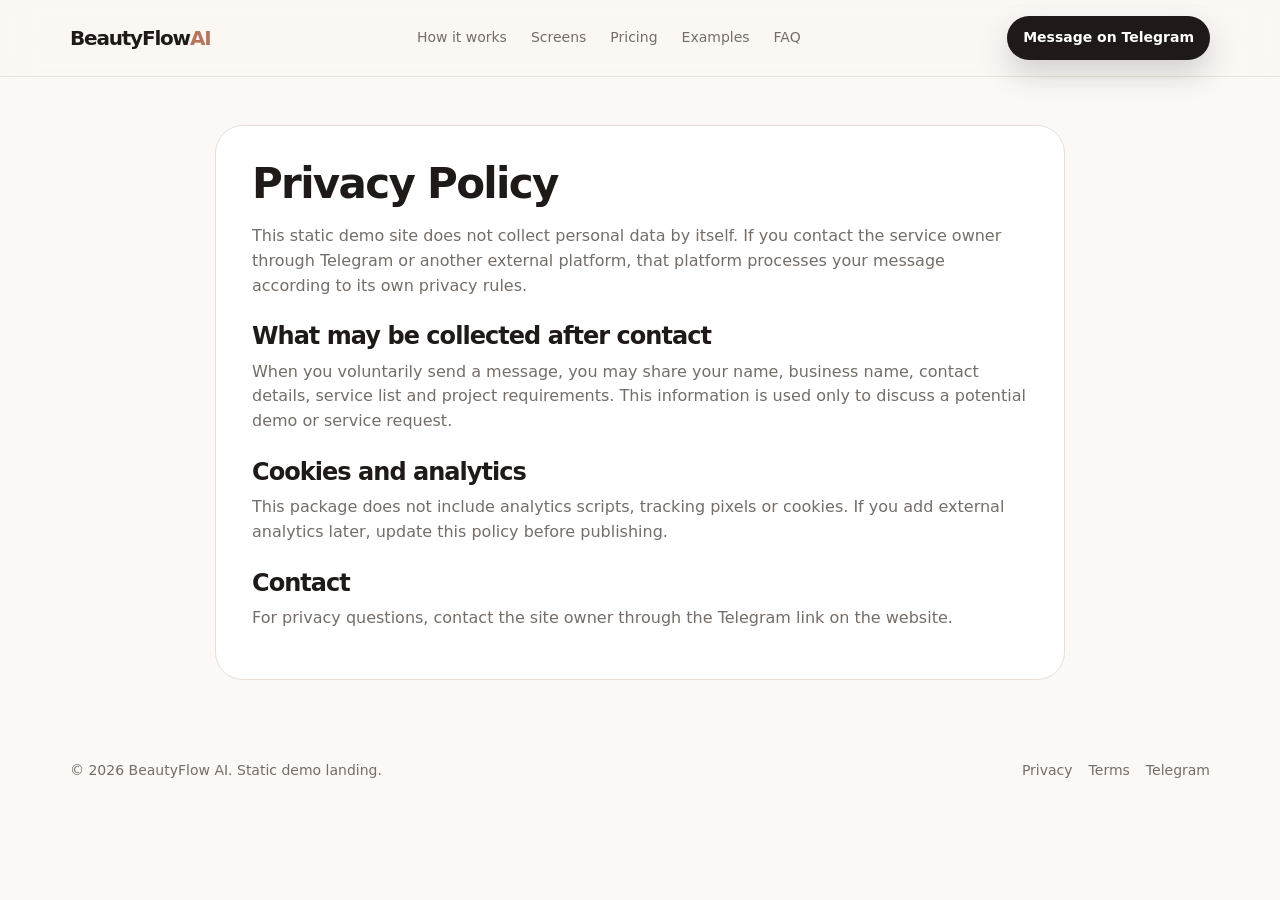
<file: privacy.html>
<!doctype html>
<html lang="en">
<head>
  <meta charset="utf-8" />
  <meta name="viewport" content="width=device-width, initial-scale=1" />
  <title>Privacy Policy | BeautyFlow AI</title>
  <meta name="description" content="Privacy policy for the BeautyFlow AI static demo website." />
  <meta property="og:title" content="Privacy Policy | BeautyFlow AI" />
  <meta property="og:description" content="Privacy policy for the BeautyFlow AI static demo website." />
  <meta property="og:type" content="website" />
  <meta property="og:image" content="assets/dashboard-leads.png" />
  <link rel="stylesheet" href="styles.css" />
</head>
<body>
<a class="skip-link" href="#main">Skip to content</a>
<header class="site-header">
  <div class="container header-inner">
    <a class="logo" href="index.html">BeautyFlow<span>AI</span></a>
    <nav class="main-nav" data-nav aria-label="Main navigation">
      <a href="index.html#how">How it works</a>
      <a href="index.html#screens">Screens</a>
      <a href="index.html#pricing">Pricing</a>
      <a href="index.html#niches">Examples</a>
      <a href="index.html#faq">FAQ</a>
    </nav>
    <a class="button button-small button-primary" href="https://t.me/r1mans" target="_blank" rel="noreferrer">Message on Telegram</a>
    <button class="mobile-menu" type="button" data-menu-button aria-expanded="false">Menu</button>
  </div>
</header>
<main id="main"><article class="container legal-document"><h1>Privacy Policy</h1><p>This static demo site does not collect personal data by itself. If you contact the service owner through Telegram or another external platform, that platform processes your message according to its own privacy rules.</p><h2>What may be collected after contact</h2><p>When you voluntarily send a message, you may share your name, business name, contact details, service list and project requirements. This information is used only to discuss a potential demo or service request.</p><h2>Cookies and analytics</h2><p>This package does not include analytics scripts, tracking pixels or cookies. If you add external analytics later, update this policy before publishing.</p><h2>Contact</h2><p>For privacy questions, contact the site owner through the Telegram link on the website.</p></article></main>
<footer class="site-footer">
  <div class="container footer-inner">
    <div>© 2026 BeautyFlow AI. Static demo landing.</div>
    <nav class="footer-links" aria-label="Footer navigation">
      <a href="privacy.html">Privacy</a>
      <a href="terms.html">Terms</a>
      <a href="https://t.me/r1mans" target="_blank" rel="noreferrer">Telegram</a>
    </nav>
  </div>
</footer>
<button class="back-top" type="button" data-back-top aria-label="Back to top">↑</button>
<script src="script.js"></script>
</body>
</html>
</file>
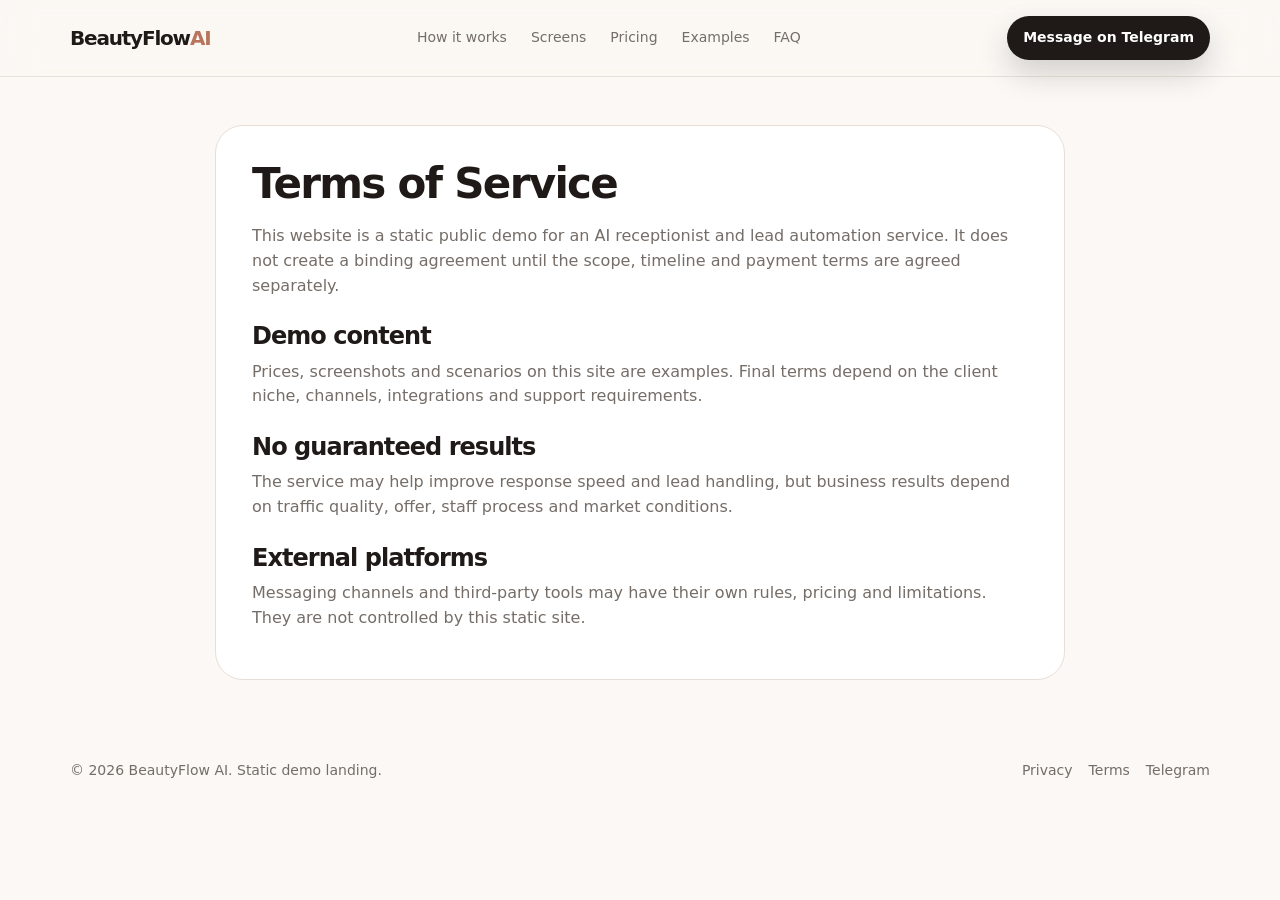
<file: terms.html>
<!doctype html>
<html lang="en">
<head>
  <meta charset="utf-8" />
  <meta name="viewport" content="width=device-width, initial-scale=1" />
  <title>Terms of Service | BeautyFlow AI</title>
  <meta name="description" content="Terms of service for the BeautyFlow AI static demo website." />
  <meta property="og:title" content="Terms of Service | BeautyFlow AI" />
  <meta property="og:description" content="Terms of service for the BeautyFlow AI static demo website." />
  <meta property="og:type" content="website" />
  <meta property="og:image" content="assets/dashboard-leads.png" />
  <link rel="stylesheet" href="styles.css" />
</head>
<body>
<a class="skip-link" href="#main">Skip to content</a>
<header class="site-header">
  <div class="container header-inner">
    <a class="logo" href="index.html">BeautyFlow<span>AI</span></a>
    <nav class="main-nav" data-nav aria-label="Main navigation">
      <a href="index.html#how">How it works</a>
      <a href="index.html#screens">Screens</a>
      <a href="index.html#pricing">Pricing</a>
      <a href="index.html#niches">Examples</a>
      <a href="index.html#faq">FAQ</a>
    </nav>
    <a class="button button-small button-primary" href="https://t.me/r1mans" target="_blank" rel="noreferrer">Message on Telegram</a>
    <button class="mobile-menu" type="button" data-menu-button aria-expanded="false">Menu</button>
  </div>
</header>
<main id="main"><article class="container legal-document"><h1>Terms of Service</h1><p>This website is a static public demo for an AI receptionist and lead automation service. It does not create a binding agreement until the scope, timeline and payment terms are agreed separately.</p><h2>Demo content</h2><p>Prices, screenshots and scenarios on this site are examples. Final terms depend on the client niche, channels, integrations and support requirements.</p><h2>No guaranteed results</h2><p>The service may help improve response speed and lead handling, but business results depend on traffic quality, offer, staff process and market conditions.</p><h2>External platforms</h2><p>Messaging channels and third-party tools may have their own rules, pricing and limitations. They are not controlled by this static site.</p></article></main>
<footer class="site-footer">
  <div class="container footer-inner">
    <div>© 2026 BeautyFlow AI. Static demo landing.</div>
    <nav class="footer-links" aria-label="Footer navigation">
      <a href="privacy.html">Privacy</a>
      <a href="terms.html">Terms</a>
      <a href="https://t.me/r1mans" target="_blank" rel="noreferrer">Telegram</a>
    </nav>
  </div>
</footer>
<button class="back-top" type="button" data-back-top aria-label="Back to top">↑</button>
<script src="script.js"></script>
</body>
</html>
</file>
<file: styles.css>
/* BeautyFlow AI — static GitHub Pages version */
:root{
  --bg:#fbf8f5;
  --paper:#ffffff;
  --paper-soft:#fff7f2;
  --ink:#1f1a17;
  --muted:#756d67;
  --line:#e8ded7;
  --accent:#b7755b;
  --accent-dark:#7f4637;
  --accent-soft:#f3ded5;
  --green:#23945f;
  --blue:#416ed2;
  --shadow:0 24px 80px rgba(80,52,38,.12);
  --radius:28px;
  --container:1140px;
}
*{box-sizing:border-box}
html{scroll-behavior:smooth}
body{margin:0;font-family:Inter,ui-sans-serif,system-ui,-apple-system,BlinkMacSystemFont,"Segoe UI",Arial,sans-serif;background:var(--bg);color:var(--ink);line-height:1.55;text-rendering:optimizeLegibility}
a{color:inherit;text-decoration:none} img{max-width:100%;display:block} p{margin:0} h1,h2,h3{margin:0;line-height:1.05;letter-spacing:-.04em} ul{margin:0;padding:0;list-style:none}.container{width:min(var(--container),calc(100% - 40px));margin:0 auto}.skip-link{position:absolute;left:-999px;top:12px;background:var(--ink);color:#fff;padding:10px 14px;border-radius:12px;z-index:100}.skip-link:focus{left:16px}.site-header{position:sticky;top:0;z-index:50;background:rgba(251,248,245,.82);backdrop-filter:blur(16px);border-bottom:1px solid rgba(232,222,215,.9)}.header-inner{height:76px;display:flex;align-items:center;justify-content:space-between;gap:20px}.logo{font-weight:900;font-size:20px;letter-spacing:-.06em}.logo span{color:var(--accent)}.main-nav{display:flex;align-items:center;gap:24px;color:var(--muted);font-size:14px}.main-nav a:hover{color:var(--ink)}.button{display:inline-flex;align-items:center;justify-content:center;gap:9px;border-radius:999px;padding:14px 22px;font-weight:800;border:1px solid transparent;transition:.2s ease;cursor:pointer;white-space:nowrap}.button-primary{background:var(--ink);color:#fff;box-shadow:0 14px 30px rgba(31,26,23,.18)}.button-primary:hover{transform:translateY(-2px);box-shadow:0 18px 40px rgba(31,26,23,.22)}.button-secondary{background:var(--paper);color:var(--ink);border-color:var(--line)}.button-secondary:hover{border-color:#d5c5ba;transform:translateY(-2px)}.button-accent{background:var(--accent);color:#fff;box-shadow:0 14px 32px rgba(183,117,91,.25)}.button-accent:hover{transform:translateY(-2px);box-shadow:0 18px 42px rgba(183,117,91,.3)}.button-small{padding:10px 15px;font-size:14px}.mobile-menu{display:none;background:none;border:0;font-weight:800;color:var(--ink)}.hero{padding:84px 0 62px;position:relative;overflow:hidden}.hero:before{content:"";position:absolute;inset:-160px -20% auto 45%;height:520px;background:radial-gradient(circle,var(--accent-soft),transparent 66%);z-index:-1}.hero-grid{display:grid;grid-template-columns:1.05fr .95fr;gap:44px;align-items:center}.eyebrow{display:inline-flex;align-items:center;gap:8px;padding:8px 14px;border-radius:999px;background:var(--accent-soft);color:var(--accent-dark);font-weight:850;font-size:13px;margin-bottom:20px}.hero h1{font-size:clamp(42px,6vw,76px);max-width:860px}.hero h1 em{font-style:normal;color:var(--accent)}.lead{font-size:clamp(18px,2.1vw,23px);color:var(--muted);margin-top:22px;max-width:680px}.hero-actions{display:flex;gap:14px;flex-wrap:wrap;margin-top:34px}.trust-row{display:flex;gap:12px;flex-wrap:wrap;margin-top:26px}.pill{display:inline-flex;align-items:center;gap:8px;padding:9px 12px;border-radius:999px;background:rgba(255,255,255,.8);border:1px solid var(--line);color:var(--muted);font-size:14px;font-weight:700}.check{color:var(--green);font-weight:900}.hero-card{background:rgba(255,255,255,.78);border:1px solid var(--line);border-radius:36px;box-shadow:var(--shadow);padding:18px;position:relative}.hero-card img{border-radius:26px;border:1px solid var(--line);width:100%;height:auto;aspect-ratio:14/9;object-fit:cover;background:#fbf8f5}.floating-note{position:absolute;right:-12px;bottom:34px;background:var(--ink);color:#fff;padding:16px 18px;border-radius:20px;box-shadow:0 20px 50px rgba(31,26,23,.22);max-width:270px}.floating-note strong{display:block;font-size:15px;margin-bottom:4px}.floating-note span{display:block;font-size:13px;color:rgba(255,255,255,.72)}.section{padding:78px 0}.section-alt{background:#fff;border-block:1px solid var(--line)}.section-head{max-width:760px;margin-bottom:34px}.section-head.center{text-align:center;margin-left:auto;margin-right:auto}.section-kicker{font-weight:900;color:var(--accent-dark);text-transform:uppercase;letter-spacing:.12em;font-size:12px;margin-bottom:12px}.section h2{font-size:clamp(32px,4vw,52px)}.section-head p{color:var(--muted);font-size:19px;margin-top:16px}.grid-3{display:grid;grid-template-columns:repeat(3,1fr);gap:18px}.grid-2{display:grid;grid-template-columns:repeat(2,1fr);gap:22px}.card{background:var(--paper);border:1px solid var(--line);border-radius:var(--radius);padding:28px;box-shadow:0 14px 50px rgba(80,52,38,.06)}.card h3{font-size:24px;margin-bottom:12px}.card p{color:var(--muted)}.icon{width:46px;height:46px;border-radius:16px;background:var(--accent-soft);display:grid;place-items:center;color:var(--accent-dark);font-weight:950;margin-bottom:18px}.problem-list{display:grid;gap:14px}.problem-list li{background:rgba(255,255,255,.75);border:1px solid var(--line);border-radius:22px;padding:18px 20px;color:var(--muted)}.steps{counter-reset:step;display:grid;gap:16px}.step{counter-increment:step;display:grid;grid-template-columns:58px 1fr;gap:18px;align-items:start;background:#fff;border:1px solid var(--line);border-radius:26px;padding:22px}.step:before{content:counter(step,decimal-leading-zero);width:58px;height:58px;border-radius:20px;background:var(--ink);color:#fff;display:grid;place-items:center;font-weight:900}.screens{display:grid;grid-template-columns:1fr 1fr;gap:22px}.screen-card{background:#fff;border:1px solid var(--line);border-radius:30px;padding:14px;box-shadow:var(--shadow)}.screen-card img{border-radius:22px;width:100%;height:auto;aspect-ratio:14/9;object-fit:cover;background:#fbf8f5}.demo-box{background:#201a17;color:#fff;border-radius:36px;padding:30px;display:grid;grid-template-columns:.8fr 1.2fr;gap:24px;align-items:center;box-shadow:0 24px 80px rgba(31,26,23,.2)}.chat{display:grid;gap:12px}.bubble{max-width:88%;padding:13px 16px;border-radius:18px;font-size:15px}.bubble.client{background:#fff;color:var(--ink);justify-self:start}.bubble.bot{background:#efe0d8;color:var(--ink);justify-self:end}.bubble.system{background:#32405f;color:#fff;justify-self:center;max-width:96%;font-weight:800}.pricing{display:grid;grid-template-columns:repeat(3,1fr);gap:18px}.price-card{position:relative;background:#fff;border:1px solid var(--line);border-radius:30px;padding:28px;display:flex;flex-direction:column;gap:18px}.price-card.featured{border-color:var(--accent);box-shadow:var(--shadow)}.tag{position:absolute;top:20px;right:20px;background:var(--accent);color:#fff;border-radius:999px;padding:7px 10px;font-size:12px;font-weight:900}.price{font-size:38px;font-weight:950;letter-spacing:-.06em}.price small{font-size:14px;color:var(--muted);font-weight:800}.feature-list{display:grid;gap:10px;color:var(--muted)}.feature-list li{display:flex;gap:8px}.feature-list li:before{content:"✓";font-weight:950;color:var(--green)}.niche-list{display:grid;grid-template-columns:repeat(3,1fr);gap:18px}.niche{padding:24px;border-radius:28px;background:#fff;border:1px solid var(--line);display:flex;flex-direction:column;gap:14px}.niche small{color:var(--accent-dark);font-weight:900;text-transform:uppercase;letter-spacing:.1em}.niche h3{font-size:24px}.niche p{color:var(--muted);flex:1}.faq{display:grid;gap:12px}.faq details{background:#fff;border:1px solid var(--line);border-radius:22px;padding:18px 20px}.faq summary{font-weight:900;cursor:pointer}.faq p{color:var(--muted);margin-top:12px}.contact-card{background:linear-gradient(135deg,#211a17,#5d3328);color:#fff;border-radius:38px;padding:40px;display:grid;grid-template-columns:1fr auto;gap:24px;align-items:center;overflow:hidden}.contact-card p{color:rgba(255,255,255,.74);margin-top:14px;font-size:18px}.site-footer{padding:32px 0;color:var(--muted);font-size:14px}.footer-inner{display:flex;justify-content:space-between;gap:20px;flex-wrap:wrap}.footer-links{display:flex;gap:16px;flex-wrap:wrap}.back-top{position:fixed;right:18px;bottom:18px;width:44px;height:44px;border-radius:50%;background:var(--ink);color:#fff;border:0;display:none;place-items:center;font-weight:900;box-shadow:0 10px 28px rgba(31,26,23,.22);cursor:pointer}.back-top.is-visible{display:grid}.subpage-hero{padding:74px 0 50px}.subpage-grid{display:grid;grid-template-columns:1fr .9fr;gap:42px;align-items:center}.breadcrumbs{display:flex;gap:8px;align-items:center;color:var(--muted);font-size:14px;margin-bottom:18px}.breadcrumbs a{color:var(--accent-dark);font-weight:800}.metric-row{display:grid;grid-template-columns:repeat(3,1fr);gap:14px;margin-top:28px}.metric{background:#fff;border:1px solid var(--line);border-radius:22px;padding:18px}.metric strong{display:block;font-size:28px}.metric span{color:var(--muted);font-size:14px}.legal-document{max-width:850px;background:#fff;border:1px solid var(--line);border-radius:28px;margin:48px auto;padding:36px}.legal-document h1{font-size:42px;margin-bottom:18px}.legal-document h2{font-size:24px;margin-top:26px;margin-bottom:10px}.legal-document p,.legal-document li{color:var(--muted);margin-bottom:12px}.legal-document ul{list-style:disc;padding-left:22px}@media (max-width:900px){.main-nav{display:none;position:absolute;left:20px;right:20px;top:76px;background:#fff;border:1px solid var(--line);border-radius:24px;padding:18px;box-shadow:var(--shadow);flex-direction:column;align-items:flex-start}.main-nav.is-open{display:flex}.mobile-menu{display:block}.hero-grid,.subpage-grid,.demo-box,.contact-card{grid-template-columns:1fr}.grid-3,.pricing,.niche-list{grid-template-columns:1fr}.grid-2,.screens{grid-template-columns:1fr}.header-inner{height:68px}.floating-note{position:static;margin-top:14px;max-width:none}.metric-row{grid-template-columns:1fr}}@media (max-width:560px){.container{width:min(100% - 28px,var(--container))}.hero{padding-top:58px}.hero-actions,.button{width:100%}.button{padding:14px 18px}.section{padding:58px 0}.card,.price-card,.contact-card{padding:22px}.step{grid-template-columns:1fr}.step:before{width:46px;height:46px}.hero h1{font-size:40px}.contact-card{border-radius:28px}}
</file>
